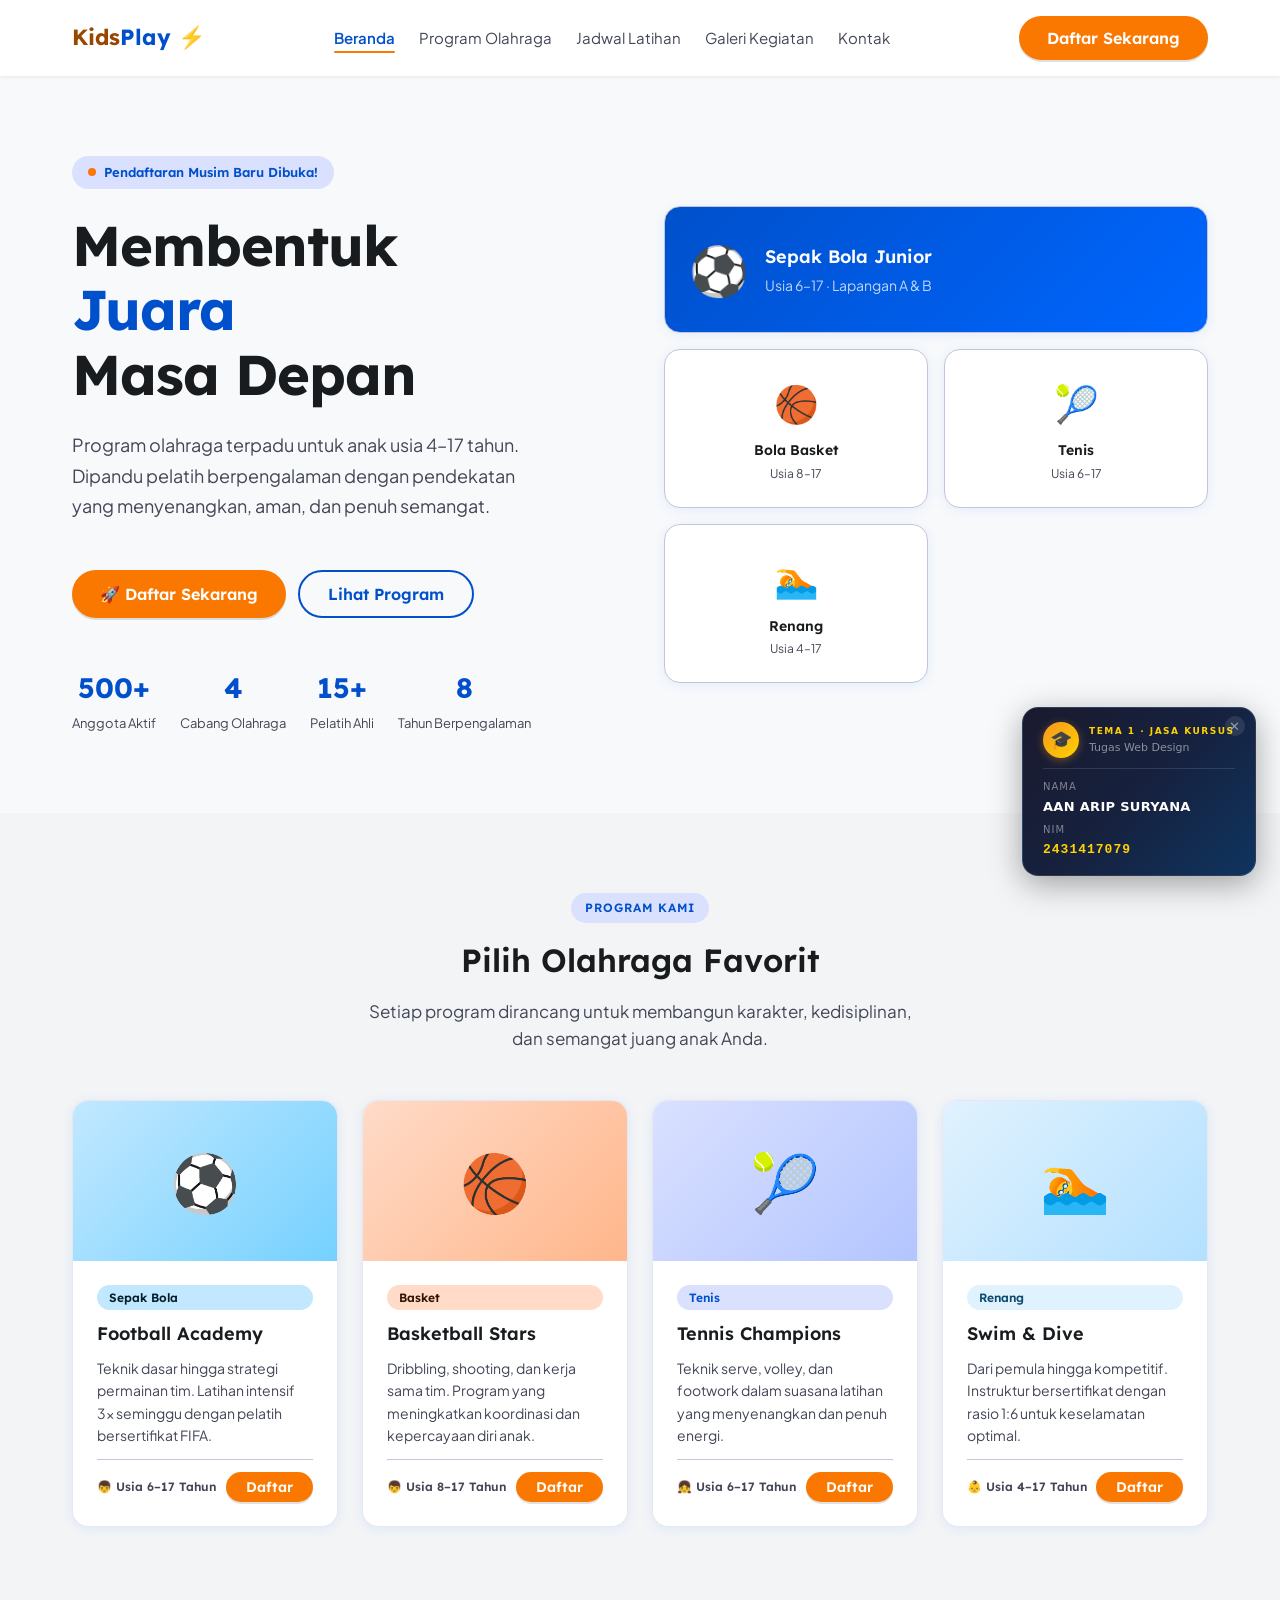
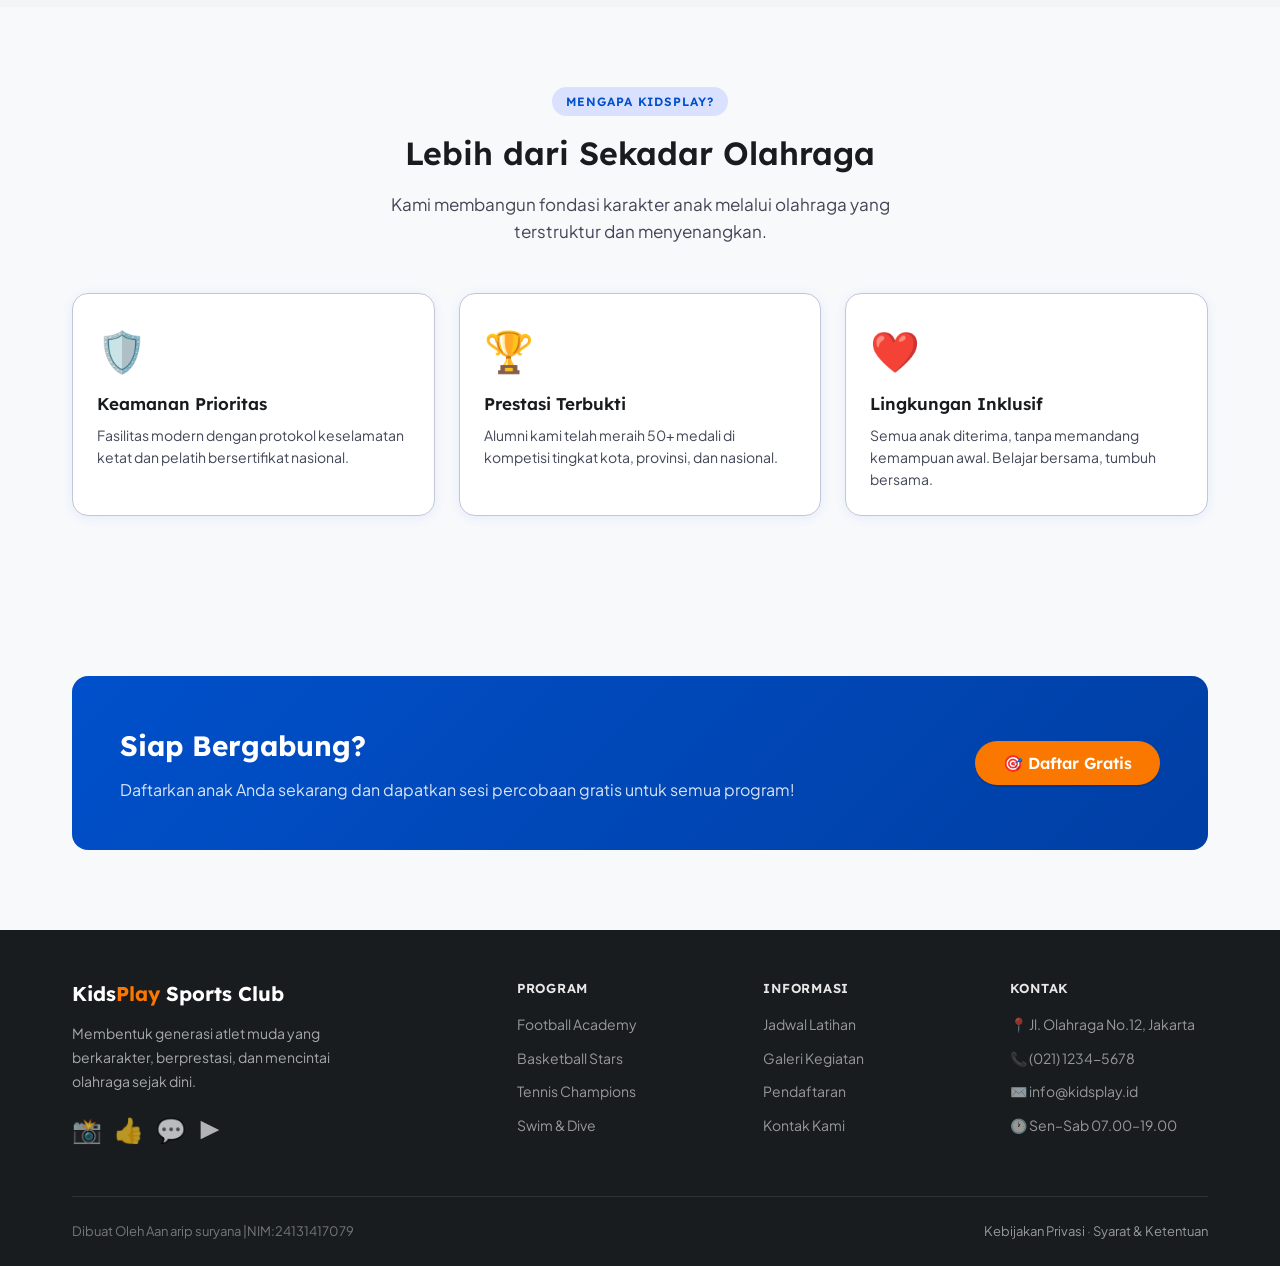
<file: index.html>
<!DOCTYPE html>
<html lang="id">
<head>
  <meta charset="UTF-8" />
  <meta name="viewport" content="width=device-width, initial-scale=1.0" />
  <title>KidsPlay By Aan ARIP Suryana</title>
  <meta name="description" content="KidsPlay Sports Club — tempat terbaik untuk anak mengembangkan bakat olahraga. Sepak Bola, Basket, Tenis, Renang untuk usia 4-17 tahun." />
  <link rel="stylesheet" href="style.css" />
   <meta charset="UTF-8" />
  <meta name="viewport" content="width=device-width, initial-scale=1.0" />
  <meta name="author" content="Aan arip surya - NIM 2431417079" />
  <title>KidsPlay Sports Club — Aan Arip Suryana | 243147079</title>
  <link rel="stylesheet" href="style.css" />
</head>
<body>

  <!-- ======================================================
       TOAST CONTAINER
  ====================================================== -->
  <div class="toast-container" id="toast-container"></div>

  <!-- ======================================================
       HEADER & NAVIGASI 
  ====================================================== -->
  <header>
    <nav aria-label="Navigasi Utama">
      <a href="index.html" class="nav-logo">Kids<span>Play</span> ⚡</a>

      <!-- Desktop nav links -->
      <ul class="nav-links" role="list">
        <li><a href="index.html" class="active">Beranda</a></li>
        <li><a href="program.html">Program Olahraga</a></li>
        <li><a href="jadwal.html">Jadwal Latihan</a></li>
        <li><a href="galeri.html">Galeri Kegiatan</a></li>
        <li><a href="kontak.html">Kontak</a></li>
      </ul>

      <a href="kontak.html" class="btn btn-primary nav-btn-header">Daftar Sekarang</a>

      <!-- Mobile hamburger -->
      <button class="nav-hamburger" aria-label="Buka menu navigasi" aria-expanded="false">
        <span></span><span></span><span></span>
      </button>
    </nav>

    <!-- Mobile Nav Drawer -->
    <nav class="nav-mobile" aria-label="Navigasi Mobile">
      <a href="index.html">🏠 Beranda</a>
      <a href="program.html">🏅 Program Olahraga</a>
      <a href="jadwal.html">📅 Jadwal Latihan</a>
      <a href="galeri.html">📸 Galeri Kegiatan</a>
      <a href="kontak.html">📞 Kontak</a>
      <a href="kontak.html" class="btn btn-primary" style="margin-top:8px; text-align:center;">Daftar Sekarang</a>
    </nav>
  </header>

  <!-- ======================================================
       MAIN CONTENT
  ====================================================== -->
  <main>

    <!-- HERO SECTION -->
    <section class="hero" aria-labelledby="hero-title">
      <div class="container">
        <div class="hero-grid">

          <!-- Hero Text (Left) -->
          <div class="hero-content">
            <div class="hero-badge">
              <span class="dot"></span>
              Pendaftaran Musim Baru Dibuka!
            </div>

            <h1 class="hero-title" id="hero-title">
              Membentuk<br>
              <span class="accent">Juara</span><br>
              Masa Depan
            </h1>

            <p class="hero-desc">
              Program olahraga terpadu untuk anak usia 4–17 tahun. Dipandu pelatih berpengalaman dengan pendekatan yang menyenangkan, aman, dan penuh semangat.
            </p>

            <div class="hero-actions">
              <a href="kontak.html" class="btn btn-primary">🚀 Daftar Sekarang</a>
              <a href="program.html" class="btn btn-secondary">Lihat Program</a>
            </div>

            <div class="hero-stats">
              <div class="stat-item">
                <div class="stat-number">500+</div>
                <div class="stat-label">Anggota Aktif</div>
              </div>
              <div class="stat-item">
                <div class="stat-number">4</div>
                <div class="stat-label">Cabang Olahraga</div>
              </div>
              <div class="stat-item">
                <div class="stat-number">15+</div>
                <div class="stat-label">Pelatih Ahli</div>
              </div>
              <div class="stat-item">
                <div class="stat-number">8</div>
                <div class="stat-label">Tahun Berpengalaman</div>
              </div>
            </div>
          </div>

          <!-- Hero Visual (Right) -->
          <div class="hero-visual" aria-hidden="true">
            <div class="hero-card-grid">
              <article class="sport-card featured">
                <span class="emoji">⚽</span>
                <div>
                  <div class="label">Sepak Bola Junior</div>
                  <div class="sublabel">Usia 6–17 · Lapangan A & B</div>
                </div>
              </article>
              <article class="sport-card">
                <span class="emoji">🏀</span>
                <div class="label">Bola Basket</div>
                <div class="sublabel">Usia 8–17</div>
              </article>
              <article class="sport-card">
                <span class="emoji">🎾</span>
                <div class="label">Tenis</div>
                <div class="sublabel">Usia 6–17</div>
              </article>
              <article class="sport-card">
                <span class="emoji">🏊</span>
                <div class="label">Renang</div>
                <div class="sublabel">Usia 4–17</div>
              </article>
            </div>
          </div>

        </div>
      </div>
    </section>

    <!-- PROGRAM SECTION -->
    <section class="programs-section" aria-labelledby="programs-title">
      <div class="container">
        <div class="section-header">
          <span class="tag">Program Kami</span>
          <h2 id="programs-title">Pilih Olahraga Favorit</h2>
          <p>Setiap program dirancang untuk membangun karakter, kedisiplinan, dan semangat juang anak Anda.</p>
        </div>

        <div class="programs-grid">

          <article class="program-card">
            <div class="program-card-img-placeholder" style="background: linear-gradient(135deg, #c2e8ff, #75d1ff);">⚽</div>
            <div class="program-card-body">
              <span class="program-card-chip chip-soccer">Sepak Bola</span>
              <h3>Football Academy</h3>
              <p>Teknik dasar hingga strategi permainan tim. Latihan intensif 3x seminggu dengan pelatih bersertifikat FIFA.</p>
              <div class="program-card-footer">
                <span class="program-age">👦 Usia 6–17 Tahun</span>
                <button class="btn btn-primary btn-sm btn-enroll" data-program="Football Academy">Daftar</button>
              </div>
            </div>
          </article>

          <article class="program-card">
            <div class="program-card-img-placeholder" style="background: linear-gradient(135deg, #ffdbc8, #ffb68b);">🏀</div>
            <div class="program-card-body">
              <span class="program-card-chip chip-basket">Basket</span>
              <h3>Basketball Stars</h3>
              <p>Dribbling, shooting, dan kerja sama tim. Program yang meningkatkan koordinasi dan kepercayaan diri anak.</p>
              <div class="program-card-footer">
                <span class="program-age">👦 Usia 8–17 Tahun</span>
                <button class="btn btn-primary btn-sm btn-enroll" data-program="Basketball Stars">Daftar</button>
              </div>
            </div>
          </article>

          <article class="program-card">
            <div class="program-card-img-placeholder" style="background: linear-gradient(135deg, #dae1ff, #b3c5ff);">🎾</div>
            <div class="program-card-body">
              <span class="program-card-chip chip-tennis">Tenis</span>
              <h3>Tennis Champions</h3>
              <p>Teknik serve, volley, dan footwork dalam suasana latihan yang menyenangkan dan penuh energi.</p>
              <div class="program-card-footer">
                <span class="program-age">👧 Usia 6–17 Tahun</span>
                <button class="btn btn-primary btn-sm btn-enroll" data-program="Tennis Champions">Daftar</button>
              </div>
            </div>
          </article>

          <article class="program-card">
            <div class="program-card-img-placeholder" style="background: linear-gradient(135deg, #e0f2fe, #b3e0ff);">🏊</div>
            <div class="program-card-body">
              <span class="program-card-chip chip-swim">Renang</span>
              <h3>Swim & Dive</h3>
              <p>Dari pemula hingga kompetitif. Instruktur bersertifikat dengan rasio 1:6 untuk keselamatan optimal.</p>
              <div class="program-card-footer">
                <span class="program-age">👶 Usia 4–17 Tahun</span>
                <button class="btn btn-primary btn-sm btn-enroll" data-program="Swim & Dive">Daftar</button>
              </div>
            </div>
          </article>

        </div>
      </div>
    </section>

    <!-- WHY US SECTION -->
    <section style="padding: var(--space-xl) 0;" aria-labelledby="why-title">
      <div class="container">
        <div class="section-header">
          <span class="tag">Mengapa KidsPlay?</span>
          <h2 id="why-title">Lebih dari Sekadar Olahraga</h2>
          <p>Kami membangun fondasi karakter anak melalui olahraga yang terstruktur dan menyenangkan.</p>
        </div>

        <div class="grid grid-3 gap-md" style="gap: var(--space-md);">
          <div class="sport-card" style="text-align:left; flex-direction: row; align-items: flex-start; gap: 16px;">
            <span class="emoji" style="font-size:40px;">🛡️</span>
            <div>
              <div class="label" style="font-size:17px; margin-bottom:6px;">Keamanan Prioritas</div>
              <div class="sublabel" style="font-size:14px; line-height:1.6; color:var(--on-surface-variant);">Fasilitas modern dengan protokol keselamatan ketat dan pelatih bersertifikat nasional.</div>
            </div>
          </div>
          <div class="sport-card" style="text-align:left; flex-direction: row; align-items: flex-start; gap: 16px;">
            <span class="emoji" style="font-size:40px;">🏆</span>
            <div>
              <div class="label" style="font-size:17px; margin-bottom:6px;">Prestasi Terbukti</div>
              <div class="sublabel" style="font-size:14px; line-height:1.6; color:var(--on-surface-variant);">Alumni kami telah meraih 50+ medali di kompetisi tingkat kota, provinsi, dan nasional.</div>
            </div>
          </div>
          <div class="sport-card" style="text-align:left; flex-direction: row; align-items: flex-start; gap: 16px;">
            <span class="emoji" style="font-size:40px;">❤️</span>
            <div>
              <div class="label" style="font-size:17px; margin-bottom:6px;">Lingkungan Inklusif</div>
              <div class="sublabel" style="font-size:14px; line-height:1.6; color:var(--on-surface-variant);">Semua anak diterima, tanpa memandang kemampuan awal. Belajar bersama, tumbuh bersama.</div>
            </div>
          </div>
        </div>
      </div>
    </section>

    <!-- CTA SECTION -->
    <section class="cta-section" aria-labelledby="cta-title">
      <div class="container">
        <div class="cta-banner">
          <div>
            <h2 id="cta-title">Siap Bergabung?</h2>
            <p>Daftarkan anak Anda sekarang dan dapatkan sesi percobaan gratis untuk semua program!</p>
          </div>
          <a href="kontak.html" class="btn btn-primary">🎯 Daftar Gratis</a>
        </div>
      </div>
    </section>

  </main>

  <!-- ======================================================
       FOOTER (HTML5 Semantic)
  ====================================================== -->
  <footer>
    <div class="container">
      <div class="footer-grid">

        <!-- Brand -->
        <div class="footer-brand">
          <div class="logo">Kids<span>Play</span> Sports Club</div>
          <p>Membentuk generasi atlet muda yang berkarakter, berprestasi, dan mencintai olahraga sejak dini.</p>
          <div style="margin-top: 16px; display:flex; gap:12px;">
            <span style="font-size:24px; cursor:pointer; opacity:0.7;" title="Instagram">📸</span>
            <span style="font-size:24px; cursor:pointer; opacity:0.7;" title="Facebook">👍</span>
            <span style="font-size:24px; cursor:pointer; opacity:0.7;" title="WhatsApp">💬</span>
            <span style="font-size:24px; cursor:pointer; opacity:0.7;" title="YouTube">▶️</span>
          </div>
        </div>

        <!-- Links -->
        <div class="footer-col">
          <h4>Program</h4>
          <ul>
            <li><a href="program.html">Football Academy</a></li>
            <li><a href="program.html">Basketball Stars</a></li>
            <li><a href="program.html">Tennis Champions</a></li>
            <li><a href="program.html">Swim & Dive</a></li>
          </ul>
        </div>

        <div class="footer-col">
          <h4>Informasi</h4>
          <ul>
            <li><a href="jadwal.html">Jadwal Latihan</a></li>
            <li><a href="galeri.html">Galeri Kegiatan</a></li>
            <li><a href="kontak.html">Pendaftaran</a></li>
            <li><a href="kontak.html">Kontak Kami</a></li>
          </ul>
        </div>

        <div class="footer-col">
          <h4>Kontak</h4>
          <ul>
            <li><a href="#">📍 Jl. Olahraga No.12, Jakarta</a></li>
            <li><a href="tel:02112345678">📞 (021) 1234-5678</a></li>
            <li><a href="mailto:info@kidsplay.id">✉️ info@kidsplay.id</a></li>
            <li><a href="#">🕐 Sen–Sab 07.00–19.00</a></li>
          </ul>
        </div>

      </div>

      <div class="footer-bottom">
       <center> <span>Dibuat Oleh Aan arip suryana |NIM:24131417079</span></center>
        <span>
          <a href="#">Kebijakan Privasi</a> · <a href="#">Syarat &amp; Ketentuan</a>
        </span>
      </div>
    </div>
  </footer>

  <script src="script.js"></script>

  <!-- ======================================================
       BADGE IDENTITAS MAHASISWA
  ====================================================== -->
  <div id="student-badge" style="
    position: fixed;
    bottom: 24px;
    right: 24px;
    z-index: 9999;
    background: linear-gradient(135deg, #1a1a2e 0%, #16213e 50%, #0f3460 100%);
    color: #fff;
    border-radius: 16px;
    padding: 14px 20px;
    box-shadow: 0 8px 32px rgba(0,0,0,0.35), 0 0 0 1px rgba(255,255,255,0.08);
    font-family: 'Segoe UI', system-ui, sans-serif;
    min-width: 230px;
    max-width: 280px;
    backdrop-filter: blur(12px);
    border: 1px solid rgba(255,255,255,0.12);
    animation: badgeSlideIn 0.6s cubic-bezier(0.34,1.56,0.64,1) both;
  ">
    <div style="
      display: flex;
      align-items: center;
      gap: 10px;
      margin-bottom: 10px;
      padding-bottom: 10px;
      border-bottom: 1px solid rgba(255,255,255,0.12);
    ">
      <div style="
        width: 36px; height: 36px;
        border-radius: 50%;
        background: linear-gradient(135deg, #f7971e, #ffd200);
        display: flex; align-items: center; justify-content: center;
        font-size: 18px;
        flex-shrink: 0;
        box-shadow: 0 2px 8px rgba(247,151,30,0.4);
      ">🎓</div>
      <div>
        <div style="font-size: 9px; text-transform: uppercase; letter-spacing: 1.5px; color: #ffd200; font-weight: 700; margin-bottom: 1px;">Tema 1 · Jasa Kursus</div>
        <div style="font-size: 11px; color: rgba(255,255,255,0.5); font-weight: 400;">Tugas Web Design</div>
      </div>
    </div>
    <div style="margin-bottom: 4px;">
      <div style="font-size: 10px; color: rgba(255,255,255,0.45); text-transform: uppercase; letter-spacing: 1px; margin-bottom: 2px;">Nama</div>
      <div style="font-size: 13px; font-weight: 700; color: #ffffff; letter-spacing: 0.3px;">AAN ARIP SURYANA</div>
    </div>
    <div>
      <div style="font-size: 10px; color: rgba(255,255,255,0.45); text-transform: uppercase; letter-spacing: 1px; margin-bottom: 2px;">NIM</div>
      <div style="font-size: 13px; font-weight: 600; color: #ffd200; font-family: 'Courier New', monospace; letter-spacing: 1px;">2431417079</div>
    </div>
    <!-- Tombol tutup -->
    <button onclick="document.getElementById('student-badge').style.display='none'" style="
      position: absolute;
      top: 8px; right: 10px;
      background: rgba(255,255,255,0.1);
      border: none;
      color: rgba(255,255,255,0.5);
      cursor: pointer;
      font-size: 13px;
      line-height: 1;
      width: 20px; height: 20px;
      border-radius: 50%;
      display: flex; align-items: center; justify-content: center;
      padding: 0;
      transition: background 0.2s;
    " onmouseover="this.style.background='rgba(255,255,255,0.2)'"
       onmouseout="this.style.background='rgba(255,255,255,0.1)'"
       title="Tutup">✕</button>
  </div>

  <style>
    @keyframes badgeSlideIn {
      from { opacity: 0; transform: translateY(30px) scale(0.9); }
      to   { opacity: 1; transform: translateY(0) scale(1); }
    }
  </style>

</body>
</html>
</file>
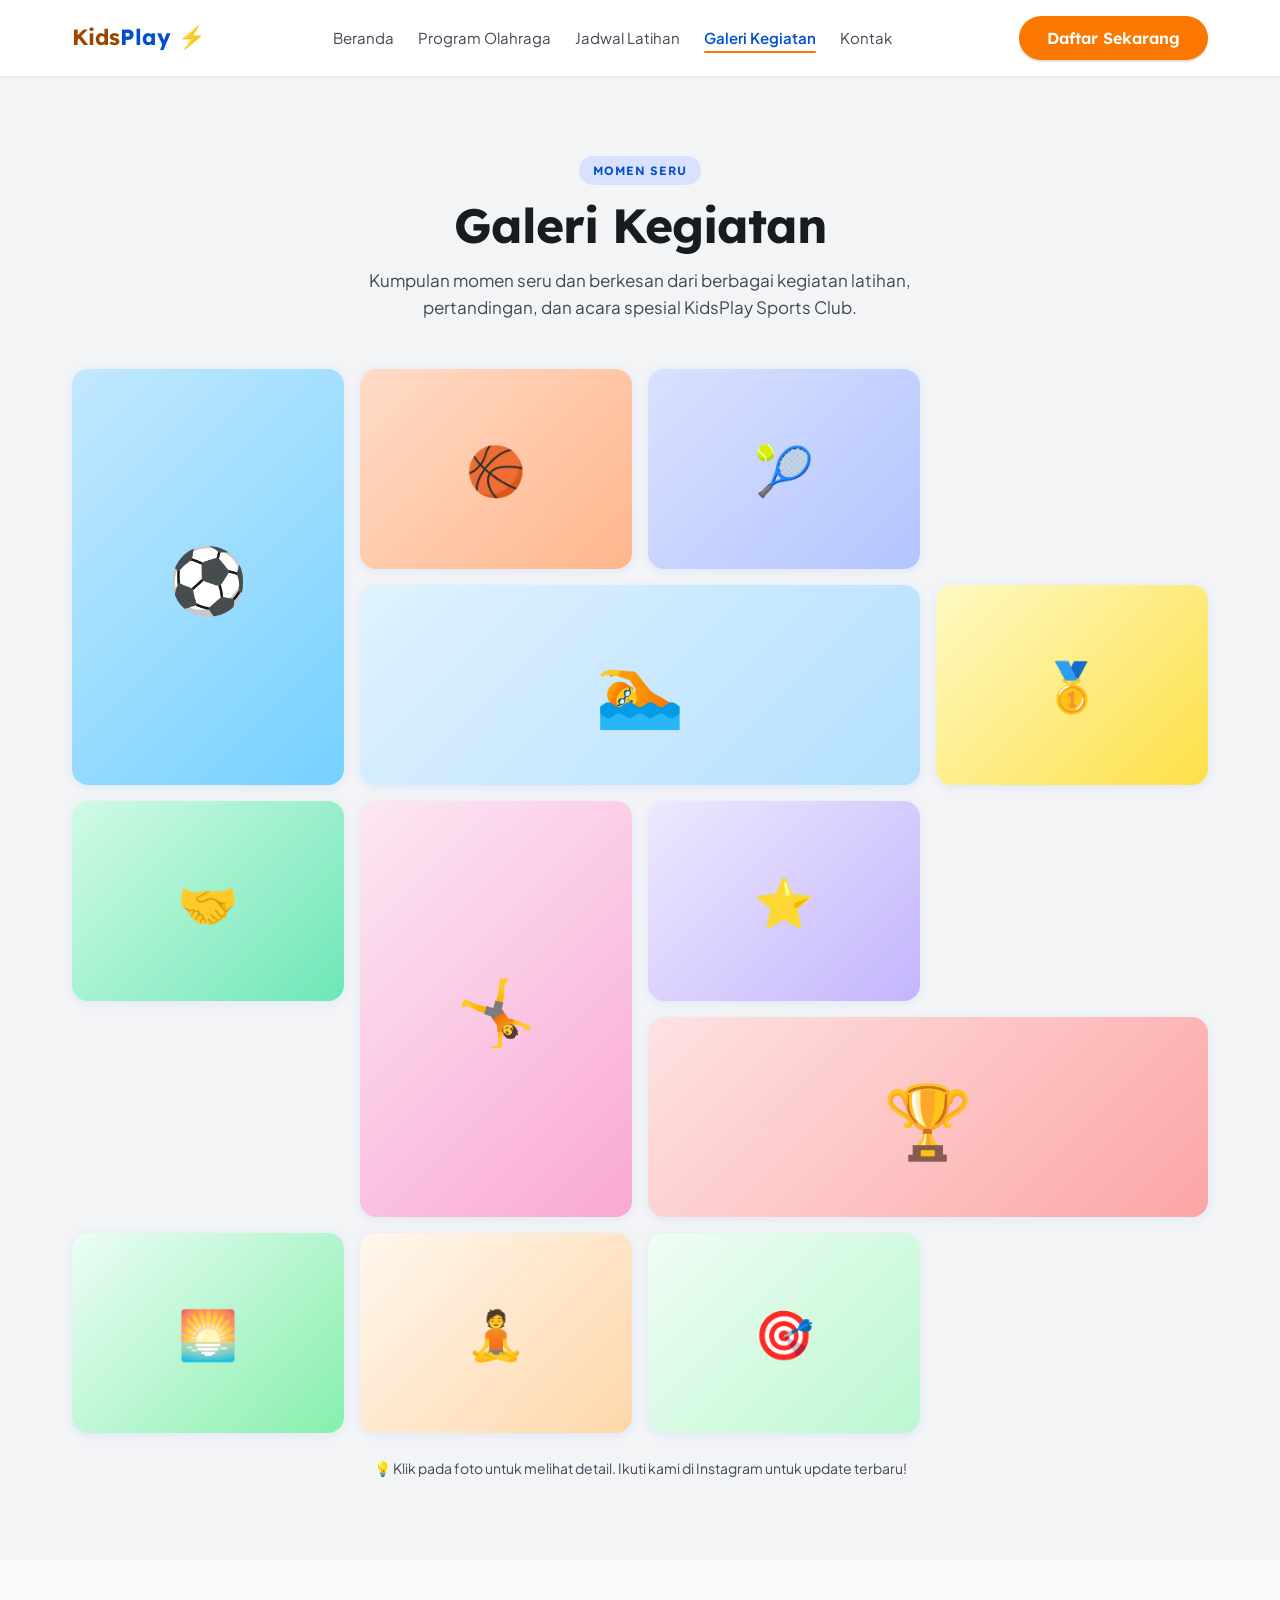
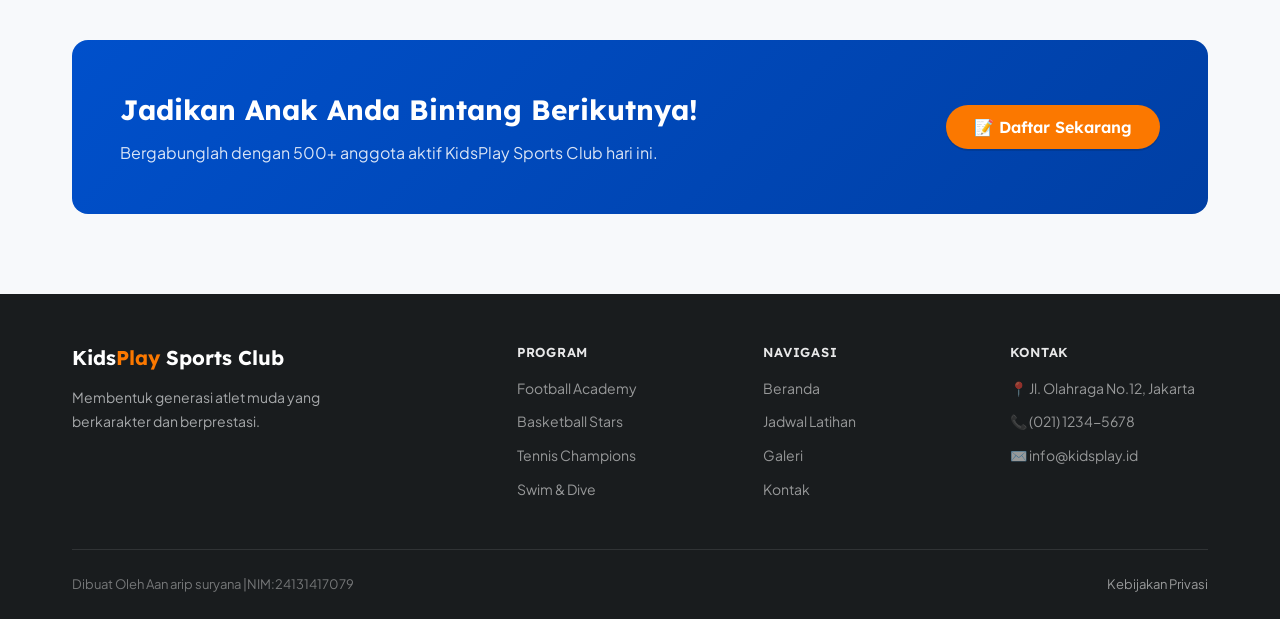
<file: galeri.html>
<!DOCTYPE html>
<html lang="id">
<head>
  <meta charset="UTF-8" />
  <meta name="viewport" content="width=device-width, initial-scale=1.0" />
  <title>Galeri Kegiatan | KidsPlay Sports Club</title>
  <link rel="stylesheet" href="style.css" />
</head>
<body>

  <div class="toast-container"></div>

  <header>
    <nav aria-label="Navigasi Utama">
      <a href="index.html" class="nav-logo">Kids<span>Play</span> ⚡</a>
      <ul class="nav-links" role="list">
        <li><a href="index.html">Beranda</a></li>
        <li><a href="program.html">Program Olahraga</a></li>
        <li><a href="jadwal.html">Jadwal Latihan</a></li>
        <li><a href="galeri.html" class="active">Galeri Kegiatan</a></li>
        <li><a href="kontak.html">Kontak</a></li>
      </ul>
      <a href="kontak.html" class="btn btn-primary nav-btn-header">Daftar Sekarang</a>
      <button class="nav-hamburger" aria-label="Buka menu" aria-expanded="false">
        <span></span><span></span><span></span>
      </button>
    </nav>
    <nav class="nav-mobile" aria-label="Navigasi Mobile">
      <a href="index.html">🏠 Beranda</a>
      <a href="program.html">🏅 Program Olahraga</a>
      <a href="jadwal.html">📅 Jadwal Latihan</a>
      <a href="galeri.html">📸 Galeri Kegiatan</a>
      <a href="kontak.html">📞 Kontak</a>
    </nav>
  </header>

  <main>
    <section class="gallery-section" aria-labelledby="gallery-title">
      <div class="container">

        <div class="section-header">
          <span class="tag">Momen Seru</span>
          <h1 id="gallery-title" class="text-headline-xl" style="color:var(--on-background); margin-bottom:12px;">Galeri Kegiatan</h1>
          <p>Kumpulan momen seru dan berkesan dari berbagai kegiatan latihan, pertandingan, dan acara spesial KidsPlay Sports Club.</p>
        </div>

        <!-- Gallery Grid -->
        <div class="gallery-grid" role="list" aria-label="Galeri foto kegiatan">

          <figure class="gallery-item tall" role="listitem" style="background: linear-gradient(135deg, #c2e8ff 0%, #75d1ff 100%);" aria-label="Latihan sepak bola">
            <div class="gallery-emoji-bg">⚽</div>
            <figcaption class="gallery-overlay">
              <span>🏆 Latihan Sepak Bola — Tim U-12</span>
            </figcaption>
          </figure>

          <figure class="gallery-item" role="listitem" style="background: linear-gradient(135deg, #ffdbc8 0%, #ffb68b 100%);" aria-label="Basket training">
            <div class="gallery-emoji-bg" style="font-size:48px;">🏀</div>
            <figcaption class="gallery-overlay">
              <span>🏀 Basketball Training Camp</span>
            </figcaption>
          </figure>

          <figure class="gallery-item" role="listitem" style="background: linear-gradient(135deg, #dae1ff 0%, #b3c5ff 100%);" aria-label="Tenis pemula">
            <div class="gallery-emoji-bg" style="font-size:48px;">🎾</div>
            <figcaption class="gallery-overlay">
              <span>🎾 Kelas Tenis Pemula</span>
            </figcaption>
          </figure>

          <figure class="gallery-item wide" role="listitem" style="background: linear-gradient(135deg, #e0f2fe 0%, #b3e0ff 100%);" aria-label="Turnamen renang">
            <div class="gallery-emoji-bg" style="font-size:72px;">🏊</div>
            <figcaption class="gallery-overlay">
              <span>🏊 Turnamen Renang Antar Kelompok Usia</span>
            </figcaption>
          </figure>

          <figure class="gallery-item" role="listitem" style="background: linear-gradient(135deg, #fef9c3 0%, #fde047 100%);" aria-label="Upacara penghargaan">
            <div class="gallery-emoji-bg" style="font-size:48px;">🥇</div>
            <figcaption class="gallery-overlay">
              <span>🥇 Upacara Penghargaan Akhir Musim</span>
            </figcaption>
          </figure>

          <figure class="gallery-item" role="listitem" style="background: linear-gradient(135deg, #d1fae5 0%, #6ee7b7 100%);" aria-label="Olahraga bersama">
            <div class="gallery-emoji-bg" style="font-size:48px;">🤝</div>
            <figcaption class="gallery-overlay">
              <span>🤝 Fun Day — Olahraga Bersama</span>
            </figcaption>
          </figure>

          <figure class="gallery-item tall" role="listitem" style="background: linear-gradient(135deg, #fce7f3 0%, #f9a8d4 100%);" aria-label="Senam pagi">
            <div class="gallery-emoji-bg">🤸</div>
            <figcaption class="gallery-overlay">
              <span>🤸 Senam Pagi Bersama</span>
            </figcaption>
          </figure>

          <figure class="gallery-item" role="listitem" style="background: linear-gradient(135deg, #ede9fe 0%, #c4b5fd 100%);" aria-label="Pelatihan ketrampilan">
            <div class="gallery-emoji-bg" style="font-size:48px;">⭐</div>
            <figcaption class="gallery-overlay">
              <span>⭐ Sesi Skill Development</span>
            </figcaption>
          </figure>

          <figure class="gallery-item wide" role="listitem" style="background: linear-gradient(135deg, #fee2e2 0%, #fca5a5 100%);" aria-label="Pertandingan persahabatan">
            <div class="gallery-emoji-bg" style="font-size:72px;">🏆</div>
            <figcaption class="gallery-overlay">
              <span>🏆 Pertandingan Persahabatan Antar Klub</span>
            </figcaption>
          </figure>

          <figure class="gallery-item" role="listitem" style="background: linear-gradient(135deg, #ecfdf5 0%, #86efac 100%);" aria-label="Latihan pagi">
            <div class="gallery-emoji-bg" style="font-size:48px;">🌅</div>
            <figcaption class="gallery-overlay">
              <span>🌅 Morning Training Session</span>
            </figcaption>
          </figure>

          <figure class="gallery-item" role="listitem" style="background: linear-gradient(135deg, #fff7ed 0%, #fed7aa 100%);" aria-label="Meditasi dan fokus">
            <div class="gallery-emoji-bg" style="font-size:48px;">🧘</div>
            <figcaption class="gallery-overlay">
              <span>🧘 Mental Coaching — Fokus & Konsentrasi</span>
            </figcaption>
          </figure>

          <figure class="gallery-item" role="listitem" style="background: linear-gradient(135deg, #f0fdf4 0%, #bbf7d0 100%);" aria-label="Team building">
            <div class="gallery-emoji-bg" style="font-size:48px;">🎯</div>
            <figcaption class="gallery-overlay">
              <span>🎯 Team Building Activity</span>
            </figcaption>
          </figure>

        </div>

        <p style="text-align:center; color:var(--on-surface-variant); font-size:14px; margin-top:var(--space-md);">
          💡 Klik pada foto untuk melihat detail. Ikuti kami di Instagram untuk update terbaru!
        </p>

      </div>
    </section>

    <!-- CTA -->
    <section class="cta-section">
      <div class="container">
        <div class="cta-banner">
          <div>
            <h2>Jadikan Anak Anda Bintang Berikutnya!</h2>
            <p>Bergabunglah dengan 500+ anggota aktif KidsPlay Sports Club hari ini.</p>
          </div>
          <a href="kontak.html" class="btn btn-primary">📝 Daftar Sekarang</a>
        </div>
      </div>
    </section>
  </main>

  <footer>
    <div class="container">
      <div class="footer-grid">
        <div class="footer-brand">
          <div class="logo">Kids<span>Play</span> Sports Club</div>
          <p>Membentuk generasi atlet muda yang berkarakter dan berprestasi.</p>
        </div>
        <div class="footer-col">
          <h4>Program</h4>
          <ul>
            <li><a href="program.html">Football Academy</a></li>
            <li><a href="program.html">Basketball Stars</a></li>
            <li><a href="program.html">Tennis Champions</a></li>
            <li><a href="program.html">Swim & Dive</a></li>
          </ul>
        </div>
        <div class="footer-col">
          <h4>Navigasi</h4>
          <ul>
            <li><a href="index.html">Beranda</a></li>
            <li><a href="jadwal.html">Jadwal Latihan</a></li>
            <li><a href="galeri.html">Galeri</a></li>
            <li><a href="kontak.html">Kontak</a></li>
          </ul>
        </div>
        <div class="footer-col">
          <h4>Kontak</h4>
          <ul>
            <li><a href="#">📍 Jl. Olahraga No.12, Jakarta</a></li>
            <li><a href="tel:02112345678">📞 (021) 1234-5678</a></li>
            <li><a href="mailto:info@kidsplay.id">✉️ info@kidsplay.id</a></li>
          </ul>
        </div>
      </div>
      <div class="footer-bottom">
        <span>Dibuat Oleh Aan arip suryana |NIM:24131417079</span>
        <span><a href="#">Kebijakan Privasi</a></span>
      </div>
    </div>
  </footer>

  <script src="script.js"></script>
</body>
</html>
</file>
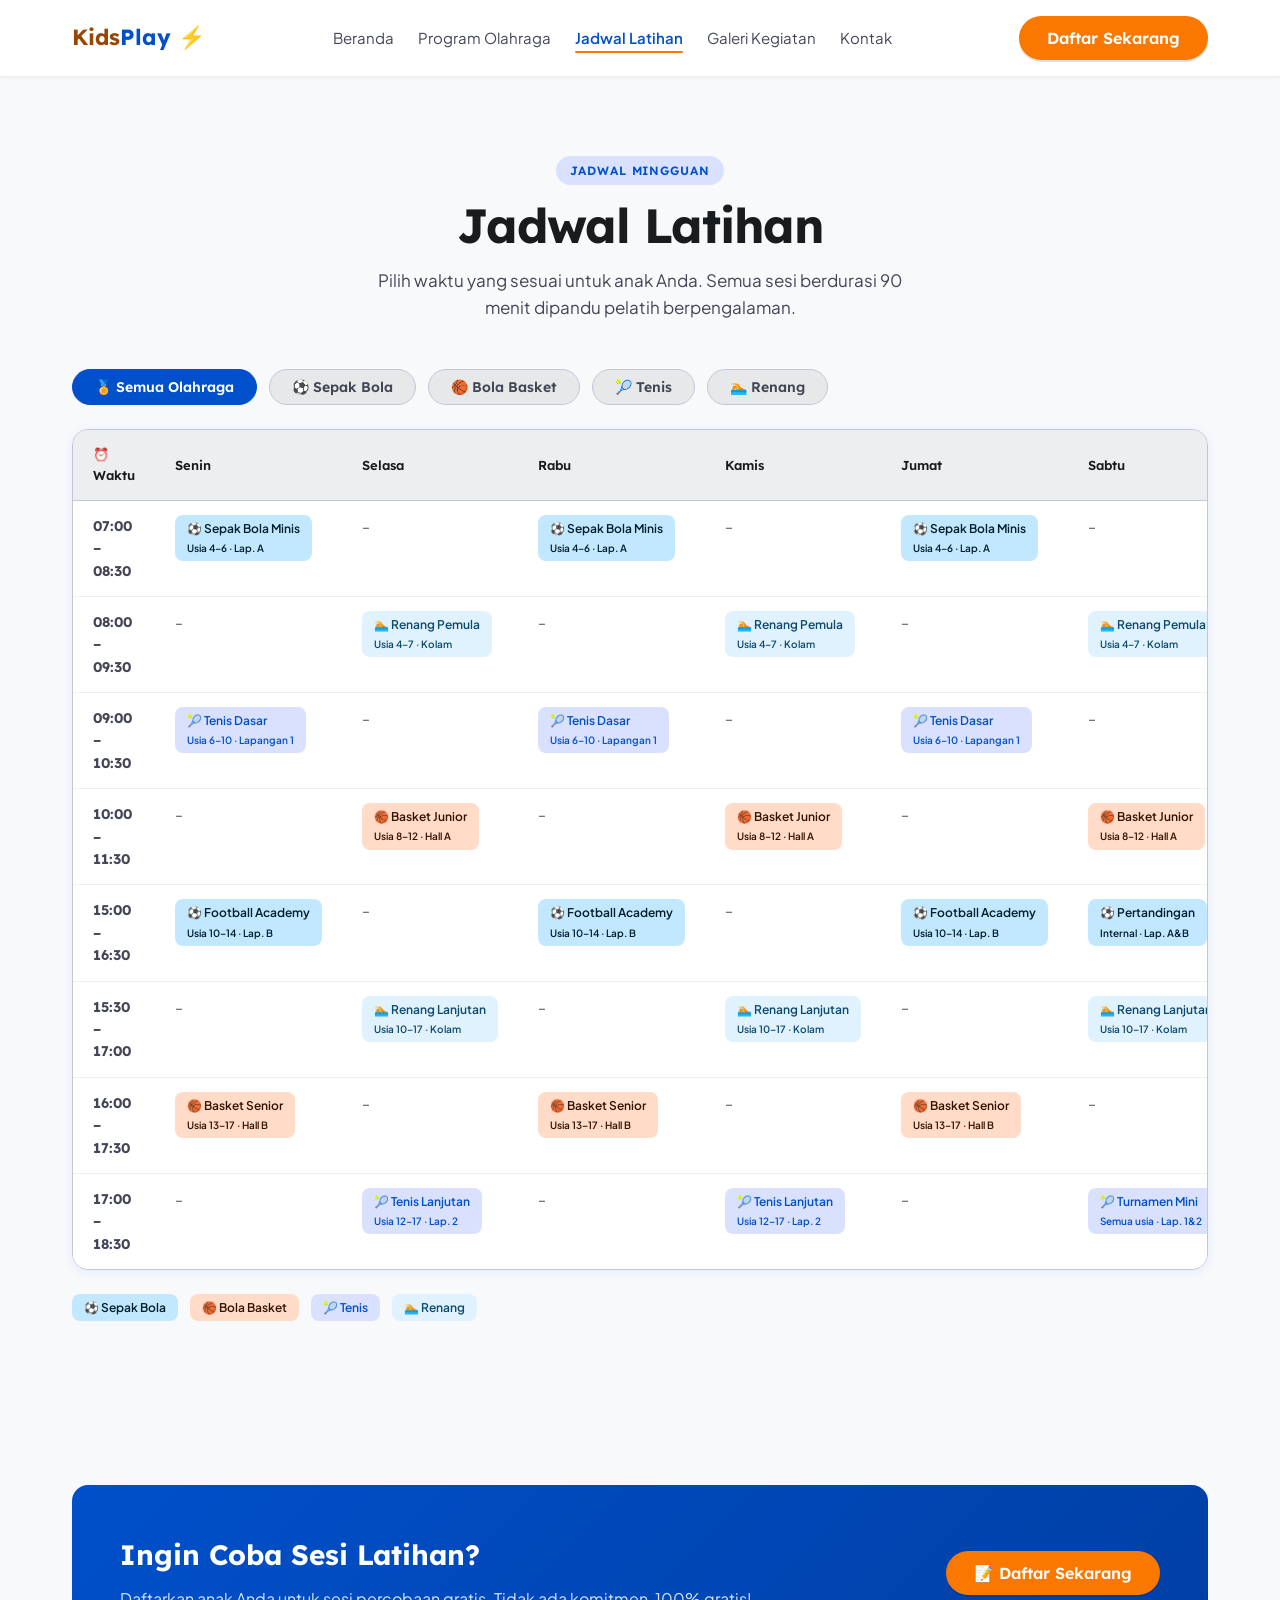
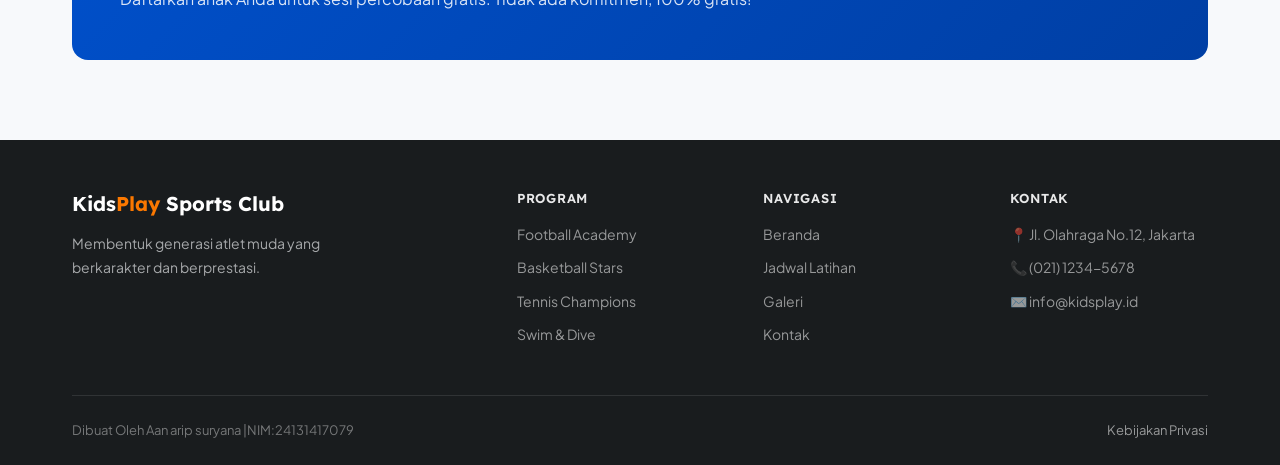
<file: jadwal.html>
<!DOCTYPE html>
<html lang="id">
<head>
  <meta charset="UTF-8" />
  <meta name="viewport" content="width=device-width, initial-scale=1.0" />
  <title>Jadwal Latihan | KidsPlay Sports Club</title>
  <link rel="stylesheet" href="style.css" />
</head>
<body>

  <div class="toast-container" id="toast-container"></div>

  <header>
    <nav aria-label="Navigasi Utama">
      <a href="index.html" class="nav-logo">Kids<span>Play</span> ⚡</a>
      <ul class="nav-links" role="list">
        <li><a href="index.html">Beranda</a></li>
        <li><a href="program.html">Program Olahraga</a></li>
        <li><a href="jadwal.html" class="active">Jadwal Latihan</a></li>
        <li><a href="galeri.html">Galeri Kegiatan</a></li>
        <li><a href="kontak.html">Kontak</a></li>
      </ul>
      <a href="kontak.html" class="btn btn-primary nav-btn-header">Daftar Sekarang</a>
      <button class="nav-hamburger" aria-label="Buka menu" aria-expanded="false">
        <span></span><span></span><span></span>
      </button>
    </nav>
    <nav class="nav-mobile" aria-label="Navigasi Mobile">
      <a href="index.html">🏠 Beranda</a>
      <a href="program.html">🏅 Program Olahraga</a>
      <a href="jadwal.html">📅 Jadwal Latihan</a>
      <a href="galeri.html">📸 Galeri Kegiatan</a>
      <a href="kontak.html">📞 Kontak</a>
      <a href="kontak.html" class="btn btn-primary" style="margin-top:8px; text-align:center;">Daftar Sekarang</a>
    </nav>
  </header>

  <main>
    <section class="schedule-section" aria-labelledby="jadwal-title">
      <div class="container">

        <div class="section-header">
          <span class="tag">Jadwal Mingguan</span>
          <h1 id="jadwal-title" class="text-headline-xl" style="color:var(--on-background); margin-bottom:12px;">Jadwal Latihan</h1>
          <p>Pilih waktu yang sesuai untuk anak Anda. Semua sesi berdurasi 90 menit dipandu pelatih berpengalaman.</p>
        </div>

        <!-- Filter Buttons -->
        <div class="schedule-filters" role="group" aria-label="Filter berdasarkan olahraga">
          <button class="filter-btn active" data-filter="all">🏅 Semua Olahraga</button>
          <button class="filter-btn" data-filter="soccer">⚽ Sepak Bola</button>
          <button class="filter-btn" data-filter="basket">🏀 Bola Basket</button>
          <button class="filter-btn" data-filter="tennis">🎾 Tenis</button>
          <button class="filter-btn" data-filter="swim">🏊 Renang</button>
        </div>

        <!-- Schedule Table -->
        <div class="schedule-table-wrap">
          <table class="schedule-table" role="table" aria-label="Jadwal latihan mingguan">
            <thead>
              <tr>
                <th scope="col">⏰ Waktu</th>
                <th scope="col">Senin</th>
                <th scope="col">Selasa</th>
                <th scope="col">Rabu</th>
                <th scope="col">Kamis</th>
                <th scope="col">Jumat</th>
                <th scope="col">Sabtu</th>
              </tr>
            </thead>
            <tbody>
              <tr data-sport="soccer">
                <td class="time-col">07:00 – 08:30</td>
                <td><span class="schedule-pill pill-soccer">⚽ Sepak Bola Minis<br><small>Usia 4–6 · Lap. A</small></span></td>
                <td>–</td>
                <td><span class="schedule-pill pill-soccer">⚽ Sepak Bola Minis<br><small>Usia 4–6 · Lap. A</small></span></td>
                <td>–</td>
                <td><span class="schedule-pill pill-soccer">⚽ Sepak Bola Minis<br><small>Usia 4–6 · Lap. A</small></span></td>
                <td>–</td>
              </tr>
              <tr data-sport="swim">
                <td class="time-col">08:00 – 09:30</td>
                <td>–</td>
                <td><span class="schedule-pill pill-swim">🏊 Renang Pemula<br><small>Usia 4–7 · Kolam</small></span></td>
                <td>–</td>
                <td><span class="schedule-pill pill-swim">🏊 Renang Pemula<br><small>Usia 4–7 · Kolam</small></span></td>
                <td>–</td>
                <td><span class="schedule-pill pill-swim">🏊 Renang Pemula<br><small>Usia 4–7 · Kolam</small></span></td>
              </tr>
              <tr data-sport="tennis">
                <td class="time-col">09:00 – 10:30</td>
                <td><span class="schedule-pill pill-tennis">🎾 Tenis Dasar<br><small>Usia 6–10 · Lapangan 1</small></span></td>
                <td>–</td>
                <td><span class="schedule-pill pill-tennis">🎾 Tenis Dasar<br><small>Usia 6–10 · Lapangan 1</small></span></td>
                <td>–</td>
                <td><span class="schedule-pill pill-tennis">🎾 Tenis Dasar<br><small>Usia 6–10 · Lapangan 1</small></span></td>
                <td>–</td>
              </tr>
              <tr data-sport="basket">
                <td class="time-col">10:00 – 11:30</td>
                <td>–</td>
                <td><span class="schedule-pill pill-basket">🏀 Basket Junior<br><small>Usia 8–12 · Hall A</small></span></td>
                <td>–</td>
                <td><span class="schedule-pill pill-basket">🏀 Basket Junior<br><small>Usia 8–12 · Hall A</small></span></td>
                <td>–</td>
                <td><span class="schedule-pill pill-basket">🏀 Basket Junior<br><small>Usia 8–12 · Hall A</small></span></td>
              </tr>
              <tr data-sport="soccer">
                <td class="time-col">15:00 – 16:30</td>
                <td><span class="schedule-pill pill-soccer">⚽ Football Academy<br><small>Usia 10–14 · Lap. B</small></span></td>
                <td>–</td>
                <td><span class="schedule-pill pill-soccer">⚽ Football Academy<br><small>Usia 10–14 · Lap. B</small></span></td>
                <td>–</td>
                <td><span class="schedule-pill pill-soccer">⚽ Football Academy<br><small>Usia 10–14 · Lap. B</small></span></td>
                <td><span class="schedule-pill pill-soccer">⚽ Pertandingan<br><small>Internal · Lap. A&B</small></span></td>
              </tr>
              <tr data-sport="swim">
                <td class="time-col">15:30 – 17:00</td>
                <td>–</td>
                <td><span class="schedule-pill pill-swim">🏊 Renang Lanjutan<br><small>Usia 10–17 · Kolam</small></span></td>
                <td>–</td>
                <td><span class="schedule-pill pill-swim">🏊 Renang Lanjutan<br><small>Usia 10–17 · Kolam</small></span></td>
                <td>–</td>
                <td><span class="schedule-pill pill-swim">🏊 Renang Lanjutan<br><small>Usia 10–17 · Kolam</small></span></td>
              </tr>
              <tr data-sport="basket">
                <td class="time-col">16:00 – 17:30</td>
                <td><span class="schedule-pill pill-basket">🏀 Basket Senior<br><small>Usia 13–17 · Hall B</small></span></td>
                <td>–</td>
                <td><span class="schedule-pill pill-basket">🏀 Basket Senior<br><small>Usia 13–17 · Hall B</small></span></td>
                <td>–</td>
                <td><span class="schedule-pill pill-basket">🏀 Basket Senior<br><small>Usia 13–17 · Hall B</small></span></td>
                <td>–</td>
              </tr>
              <tr data-sport="tennis">
                <td class="time-col">17:00 – 18:30</td>
                <td>–</td>
                <td><span class="schedule-pill pill-tennis">🎾 Tenis Lanjutan<br><small>Usia 12–17 · Lap. 2</small></span></td>
                <td>–</td>
                <td><span class="schedule-pill pill-tennis">🎾 Tenis Lanjutan<br><small>Usia 12–17 · Lap. 2</small></span></td>
                <td>–</td>
                <td><span class="schedule-pill pill-tennis">🎾 Turnamen Mini<br><small>Semua usia · Lap. 1&2</small></span></td>
              </tr>
            </tbody>
          </table>
        </div>

        <!-- Legend -->
        <div class="flex flex-wrap gap-sm" style="margin-top: var(--space-md);" aria-label="Keterangan warna jadwal">
          <span class="schedule-pill pill-soccer">⚽ Sepak Bola</span>
          <span class="schedule-pill pill-basket">🏀 Bola Basket</span>
          <span class="schedule-pill pill-tennis">🎾 Tenis</span>
          <span class="schedule-pill pill-swim">🏊 Renang</span>
        </div>

      </div>
    </section>

    <!-- CTA Section -->
    <section class="cta-section">
      <div class="container">
        <div class="cta-banner">
          <div>
            <h2>Ingin Coba Sesi Latihan?</h2>
            <p>Daftarkan anak Anda untuk sesi percobaan gratis. Tidak ada komitmen, 100% gratis!</p>
          </div>
          <a href="kontak.html" class="btn btn-primary">📝 Daftar Sekarang</a>
        </div>
      </div>
    </section>
  </main>

  <footer>
    <div class="container">
      <div class="footer-grid">
        <div class="footer-brand">
          <div class="logo">Kids<span>Play</span> Sports Club</div>
          <p>Membentuk generasi atlet muda yang berkarakter dan berprestasi.</p>
        </div>
        <div class="footer-col">
          <h4>Program</h4>
          <ul>
            <li><a href="program.html">Football Academy</a></li>
            <li><a href="program.html">Basketball Stars</a></li>
            <li><a href="program.html">Tennis Champions</a></li>
            <li><a href="program.html">Swim & Dive</a></li>
          </ul>
        </div>
        <div class="footer-col">
          <h4>Navigasi</h4>
          <ul>
            <li><a href="index.html">Beranda</a></li>
            <li><a href="jadwal.html">Jadwal Latihan</a></li>
            <li><a href="galeri.html">Galeri</a></li>
            <li><a href="kontak.html">Kontak</a></li>
          </ul>
        </div>
        <div class="footer-col">
          <h4>Kontak</h4>
          <ul>
            <li><a href="#">📍 Jl. Olahraga No.12, Jakarta</a></li>
            <li><a href="tel:02112345678">📞 (021) 1234-5678</a></li>
            <li><a href="mailto:info@kidsplay.id">✉️ info@kidsplay.id</a></li>
          </ul>
        </div>
      </div>
      <div class="footer-bottom">
        <span>Dibuat Oleh Aan arip suryana |NIM:24131417079</span>
        <span><a href="#">Kebijakan Privasi</a></span>
      </div>
    </div>
  </footer>

  <script src="script.js"></script>
</body>
</html>
</file>
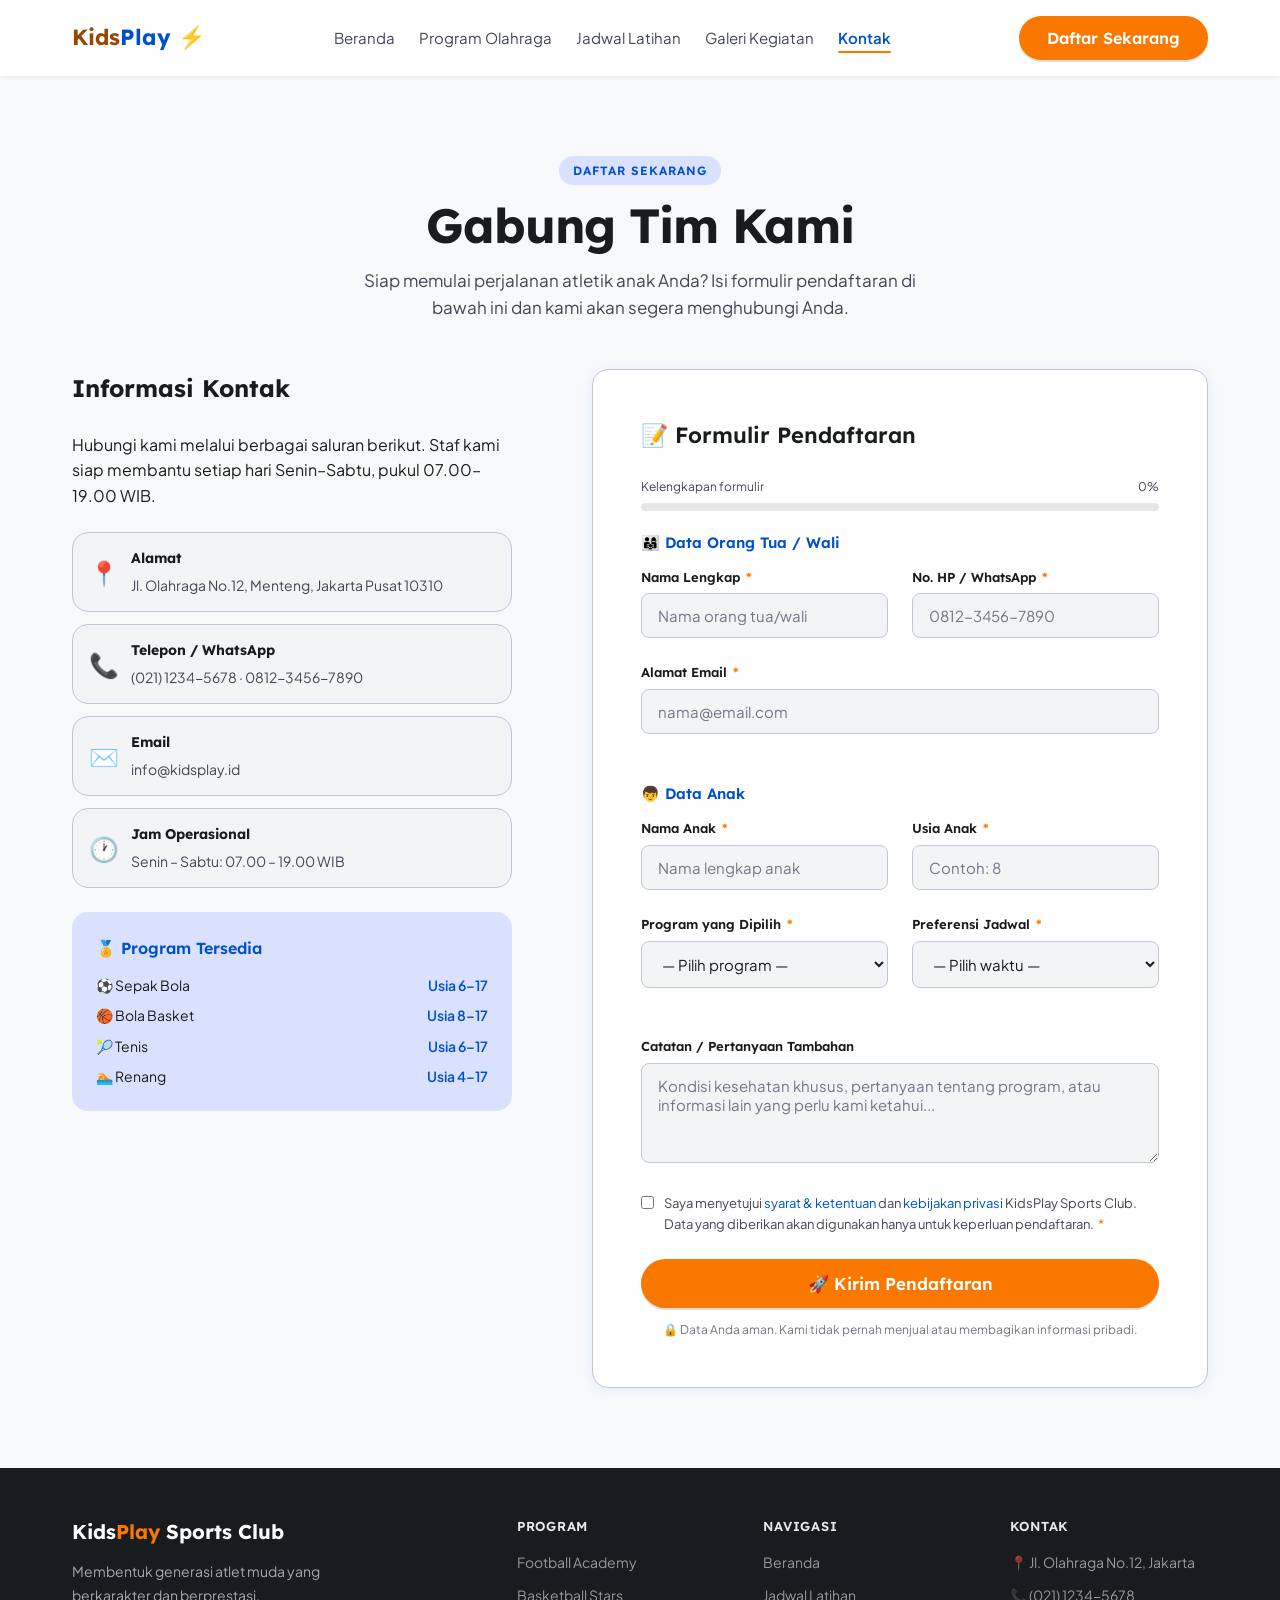
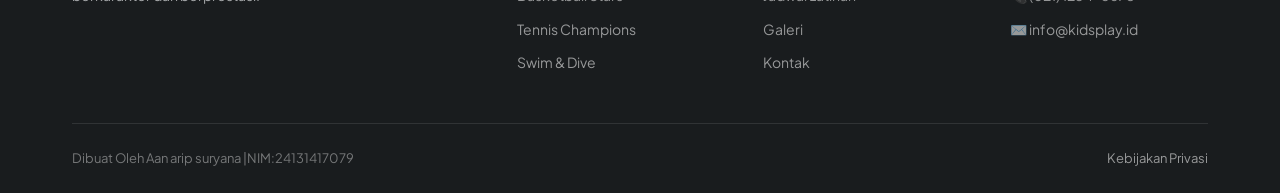
<file: kontak.html>
<!DOCTYPE html>
<html lang="id">
<head>
  <meta charset="UTF-8" />
  <meta name="viewport" content="width=device-width, initial-scale=1.0" />
  <title>Kontak & Pendaftaran | KidsPlay Sports Club</title>
  <link rel="stylesheet" href="style.css" />
</head>
<body>

  <div class="toast-container" id="toast-container"></div>

  <!-- Success Modal -->
  <div class="modal-backdrop" id="success-modal" role="dialog" aria-modal="true" aria-labelledby="modal-title">
    <div class="modal">
      <div class="modal-header">
        <h3 id="modal-title">Pendaftaran Berhasil! 🎉</h3>
        <button class="modal-close" onclick="closeModal('success-modal')" aria-label="Tutup modal">✕</button>
      </div>
      <div style="text-align:center; padding: 16px 0;">
        <div style="font-size:80px; margin-bottom:16px;">🏅</div>
        <p style="font-size:16px; color:var(--on-surface-variant); line-height:1.7;">
          Selamat! Anak Anda telah berhasil didaftarkan ke <strong>KidsPlay Sports Club</strong>.<br><br>
          Tim kami akan menghubungi Anda dalam <strong>1–2 hari kerja</strong> untuk konfirmasi jadwal sesi pertama.
        </p>
      </div>
      <button class="btn btn-primary" style="width:100%; margin-top:16px;" onclick="closeModal('success-modal')">
        Kembali ke Halaman
      </button>
    </div>
  </div>

  <header>
    <nav aria-label="Navigasi Utama">
      <a href="index.html" class="nav-logo">Kids<span>Play</span> ⚡</a>
      <ul class="nav-links" role="list">
        <li><a href="index.html">Beranda</a></li>
        <li><a href="program.html">Program Olahraga</a></li>
        <li><a href="jadwal.html">Jadwal Latihan</a></li>
        <li><a href="galeri.html">Galeri Kegiatan</a></li>
        <li><a href="kontak.html" class="active">Kontak</a></li>
      </ul>
      <a href="kontak.html" class="btn btn-primary nav-btn-header">Daftar Sekarang</a>
      <button class="nav-hamburger" aria-label="Buka menu" aria-expanded="false">
        <span></span><span></span><span></span>
      </button>
    </nav>
    <nav class="nav-mobile" aria-label="Navigasi Mobile">
      <a href="index.html">🏠 Beranda</a>
      <a href="program.html">🏅 Program Olahraga</a>
      <a href="jadwal.html">📅 Jadwal Latihan</a>
      <a href="galeri.html">📸 Galeri Kegiatan</a>
      <a href="kontak.html">📞 Kontak</a>
    </nav>
  </header>

  <main>
    <section class="contact-section" aria-labelledby="contact-title">
      <div class="container">

        <div class="section-header" style="margin-bottom: var(--space-lg);">
          <span class="tag">Daftar Sekarang</span>
          <h1 id="contact-title" class="text-headline-xl" style="color:var(--on-background); margin-bottom:12px;">Gabung Tim Kami</h1>
          <p>Siap memulai perjalanan atletik anak Anda? Isi formulir pendaftaran di bawah ini dan kami akan segera menghubungi Anda.</p>
        </div>

        <div class="contact-grid">

          <!-- Contact Info (Left) -->
          <aside aria-label="Informasi kontak">
            <h2 style="font-size:24px; margin-bottom:var(--space-md);">Informasi Kontak</h2>
            <p>Hubungi kami melalui berbagai saluran berikut. Staf kami siap membantu setiap hari Senin–Sabtu, pukul 07.00–19.00 WIB.</p>

            <div class="contact-items">
              <div class="contact-item">
                <span class="icon">📍</span>
                <div>
                  <strong>Alamat</strong>
                  <span>Jl. Olahraga No.12, Menteng, Jakarta Pusat 10310</span>
                </div>
              </div>
              <div class="contact-item">
                <span class="icon">📞</span>
                <div>
                  <strong>Telepon / WhatsApp</strong>
                  <span>(021) 1234-5678 · 0812-3456-7890</span>
                </div>
              </div>
              <div class="contact-item">
                <span class="icon">✉️</span>
                <div>
                  <strong>Email</strong>
                  <span>info@kidsplay.id</span>
                </div>
              </div>
              <div class="contact-item">
                <span class="icon">🕐</span>
                <div>
                  <strong>Jam Operasional</strong>
                  <span>Senin – Sabtu: 07.00 – 19.00 WIB</span>
                </div>
              </div>
            </div>

            <!-- Program tersedia -->
            <div style="margin-top: var(--space-md); background: var(--primary-fixed); border-radius: var(--radius-lg); padding: var(--space-md);">
              <h3 style="font-size:16px; font-weight:600; margin-bottom:12px; color:var(--primary);">🏅 Program Tersedia</h3>
              <div style="display:flex; flex-direction:column; gap:8px;">
                <div style="display:flex; justify-content:space-between; align-items:center; font-size:14px;">
                  <span>⚽ Sepak Bola</span><span style="color:var(--primary); font-weight:600;">Usia 6–17</span>
                </div>
                <div style="display:flex; justify-content:space-between; align-items:center; font-size:14px;">
                  <span>🏀 Bola Basket</span><span style="color:var(--primary); font-weight:600;">Usia 8–17</span>
                </div>
                <div style="display:flex; justify-content:space-between; align-items:center; font-size:14px;">
                  <span>🎾 Tenis</span><span style="color:var(--primary); font-weight:600;">Usia 6–17</span>
                </div>
                <div style="display:flex; justify-content:space-between; align-items:center; font-size:14px;">
                  <span>🏊 Renang</span><span style="color:var(--primary); font-weight:600;">Usia 4–17</span>
                </div>
              </div>
            </div>
          </aside>

          <!-- Registration Form (Right) -->
          <div>
            <div class="form-card">
              <h3>📝 Formulir Pendaftaran</h3>

              <!-- Progress Bar -->
              <div style="margin-bottom:20px;">
                <div style="display:flex; justify-content:space-between; font-size:12px; color:var(--on-surface-variant); margin-bottom:6px;">
                  <span>Kelengkapan formulir</span>
                  <span id="progress-label">0%</span>
                </div>
                <div class="progress-step" style="height:8px; flex:1;">
                  <div class="fill progress-fill" id="form-progress-bar"></div>
                </div>
              </div>

              <!-- Form -->
              <form id="registration-form" novalidate aria-label="Formulir pendaftaran anggota baru">

                <!-- Orang Tua -->
                <fieldset style="border:none; margin-bottom:var(--space-md);">
                  <legend style="font-family:var(--font-headline); font-size:15px; font-weight:600; color:var(--primary); margin-bottom:var(--space-sm); display:block; padding:0;">
                    👨‍👩‍👧 Data Orang Tua / Wali
                  </legend>

                  <div class="form-row">
                    <div class="form-group">
                      <label for="parent_name">Nama Lengkap <span class="req">*</span></label>
                      <input
                        type="text"
                        id="parent_name"
                        name="parent_name"
                        placeholder="Nama orang tua/wali"
                        required
                        autocomplete="name"
                      />
                      <span class="form-error-msg"></span>
                    </div>
                    <div class="form-group">
                      <label for="phone">No. HP / WhatsApp <span class="req">*</span></label>
                      <input
                        type="tel"
                        id="phone"
                        name="phone"
                        placeholder="0812-3456-7890"
                        required
                        autocomplete="tel"
                      />
                      <span class="form-error-msg"></span>
                    </div>
                  </div>

                  <div class="form-group">
                    <label for="email">Alamat Email <span class="req">*</span></label>
                    <input
                      type="email"
                      id="email"
                      name="email"
                      placeholder="nama@email.com"
                      required
                      autocomplete="email"
                    />
                    <span class="form-error-msg"></span>
                  </div>
                </fieldset>

                <!-- Data Anak -->
                <fieldset style="border:none; margin-bottom:var(--space-md);">
                  <legend style="font-family:var(--font-headline); font-size:15px; font-weight:600; color:var(--primary); margin-bottom:var(--space-sm); display:block; padding:0;">
                    👦 Data Anak
                  </legend>

                  <div class="form-row">
                    <div class="form-group">
                      <label for="child_name">Nama Anak <span class="req">*</span></label>
                      <input
                        type="text"
                        id="child_name"
                        name="child_name"
                        placeholder="Nama lengkap anak"
                        required
                      />
                      <span class="form-error-msg"></span>
                    </div>
                    <div class="form-group">
                      <label for="child_age">Usia Anak <span class="req">*</span></label>
                      <input
                        type="number"
                        id="child_age"
                        name="child_age"
                        placeholder="Contoh: 8"
                        min="4" max="17"
                        required
                      />
                      <span class="form-error-msg"></span>
                    </div>
                  </div>

                  <div class="form-row">
                    <div class="form-group">
                      <label for="program">Program yang Dipilih <span class="req">*</span></label>
                      <select id="program" name="program" required>
                        <option value="">— Pilih program —</option>
                        <option value="football">⚽ Football Academy (6–17 thn)</option>
                        <option value="basketball">🏀 Basketball Stars (8–17 thn)</option>
                        <option value="tennis">🎾 Tennis Champions (6–17 thn)</option>
                        <option value="swim">🏊 Swim & Dive (4–17 thn)</option>
                      </select>
                      <span class="form-error-msg"></span>
                    </div>
                    <div class="form-group">
                      <label for="schedule_pref">Preferensi Jadwal <span class="req">*</span></label>
                      <select id="schedule_pref" name="schedule_pref" required>
                        <option value="">— Pilih waktu —</option>
                        <option value="pagi">🌅 Pagi (07.00–10.00)</option>
                        <option value="siang">☀️ Siang (10.00–14.00)</option>
                        <option value="sore">🌇 Sore (15.00–19.00)</option>
                        <option value="fleksibel">🔄 Fleksibel</option>
                      </select>
                      <span class="form-error-msg"></span>
                    </div>
                  </div>
                </fieldset>

                <!-- Catatan -->
                <div class="form-group">
                  <label for="notes">Catatan / Pertanyaan Tambahan</label>
                  <textarea
                    id="notes"
                    name="notes"
                    placeholder="Kondisi kesehatan khusus, pertanyaan tentang program, atau informasi lain yang perlu kami ketahui..."
                  ></textarea>
                </div>

                <!-- Persetujuan -->
                <div class="form-group" style="display:flex; align-items:flex-start; gap:10px;">
                  <input
                    type="checkbox"
                    id="agree"
                    name="agree"
                    style="width:auto; margin-top:3px; accent-color:var(--primary);"
                    required
                  />
                  <label for="agree" style="font-size:13px; color:var(--on-surface-variant); font-family:var(--font-body); font-weight:400; cursor:pointer; margin-bottom:0;">
                    Saya menyetujui <a href="#" style="color:var(--primary);">syarat & ketentuan</a> dan
                    <a href="#" style="color:var(--primary);">kebijakan privasi</a> KidsPlay Sports Club.
                    Data yang diberikan akan digunakan hanya untuk keperluan pendaftaran. <span class="req">*</span>
                  </label>
                </div>
                <span class="form-error-msg" id="agree-error" style="margin-top:-12px; display:block;"></span>

                <!-- Submit -->
                <button type="submit" class="btn btn-primary" style="width:100%; margin-top:var(--space-sm); font-size:17px; padding:16px;">
                  🚀 Kirim Pendaftaran
                </button>

                <p style="font-size:12px; color:var(--outline); text-align:center; margin-top:12px;">
                  🔒 Data Anda aman. Kami tidak pernah menjual atau membagikan informasi pribadi.
                </p>

              </form>
            </div>
          </div>

        </div>
      </div>
    </section>
  </main>

  <footer>
    <div class="container">
      <div class="footer-grid">
        <div class="footer-brand">
          <div class="logo">Kids<span>Play</span> Sports Club</div>
          <p>Membentuk generasi atlet muda yang berkarakter dan berprestasi.</p>
        </div>
        <div class="footer-col">
          <h4>Program</h4>
          <ul>
            <li><a href="program.html">Football Academy</a></li>
            <li><a href="program.html">Basketball Stars</a></li>
            <li><a href="program.html">Tennis Champions</a></li>
            <li><a href="program.html">Swim & Dive</a></li>
          </ul>
        </div>
        <div class="footer-col">
          <h4>Navigasi</h4>
          <ul>
            <li><a href="index.html">Beranda</a></li>
            <li><a href="jadwal.html">Jadwal Latihan</a></li>
            <li><a href="galeri.html">Galeri</a></li>
            <li><a href="kontak.html">Kontak</a></li>
          </ul>
        </div>
        <div class="footer-col">
          <h4>Kontak</h4>
          <ul>
            <li><a href="#">📍 Jl. Olahraga No.12, Jakarta</a></li>
            <li><a href="tel:02112345678">📞 (021) 1234-5678</a></li>
            <li><a href="mailto:info@kidsplay.id">✉️ info@kidsplay.id</a></li>
          </ul>
        </div>
      </div>
      <div class="footer-bottom">
        <span>Dibuat Oleh Aan arip suryana |NIM:24131417079</span>
        <span><a href="#">Kebijakan Privasi</a></span>
      </div>
    </div>
  </footer>

  <script src="script.js"></script>
  <script>
    // Progress bar update — sinkronkan label persentase
    const progressBar = document.getElementById('form-progress-bar');
    const progressLabel = document.getElementById('progress-label');
    if (progressBar) {
      const observer = new MutationObserver(() => {
        const width = progressBar.style.width || '0%';
        if (progressLabel) progressLabel.textContent = width;
      });
      observer.observe(progressBar, { attributes: true, attributeFilter: ['style'] });
    }

    // Validasi checkbox persetujuan
    const form = document.getElementById('registration-form');
    const agreeCheckbox = document.getElementById('agree');
    const agreeError = document.getElementById('agree-error');
    if (form && agreeCheckbox) {
      form.addEventListener('submit', (e) => {
        if (!agreeCheckbox.checked) {
          agreeError.textContent = 'Anda harus menyetujui syarat & ketentuan untuk melanjutkan.';
          agreeError.classList.add('visible');
          e.stopImmediatePropagation();
        } else {
          agreeError.classList.remove('visible');
        }
      }, true); // capture phase
    }
  </script>
</body>
</html>
</file>
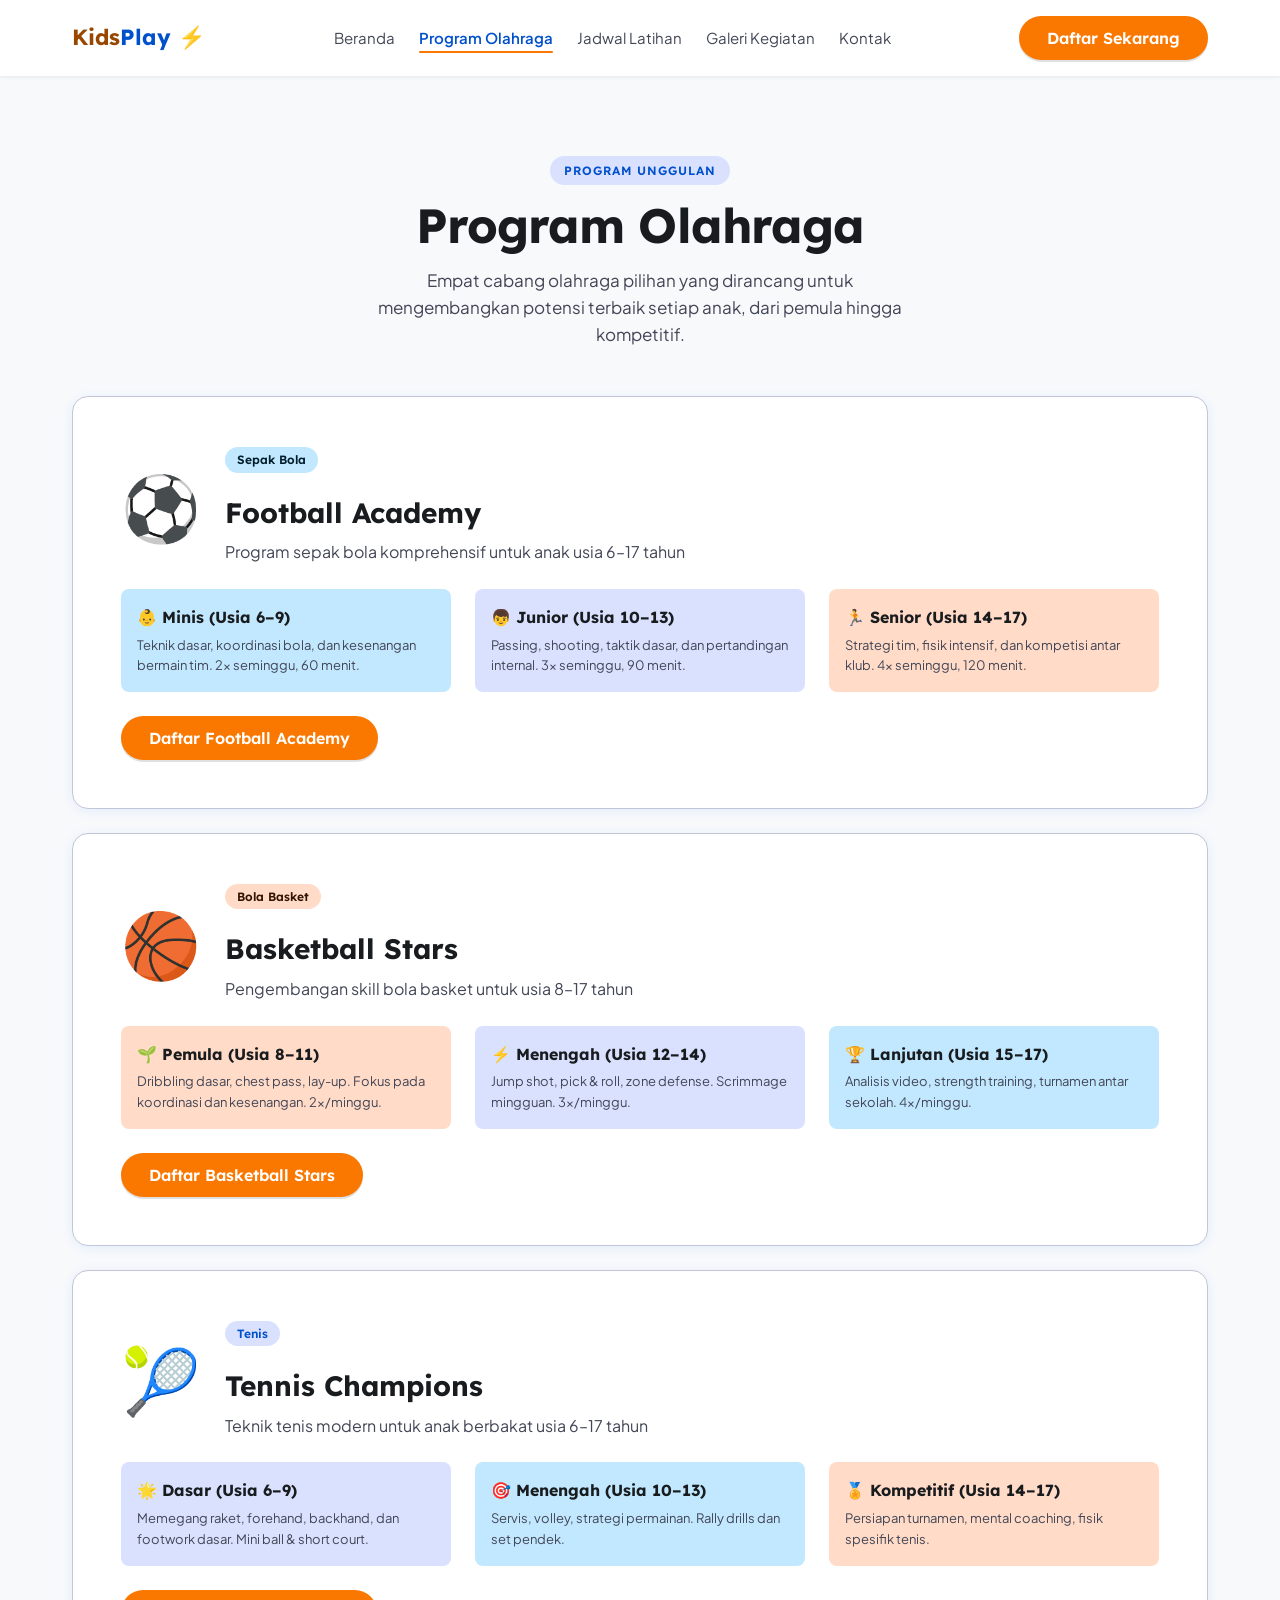
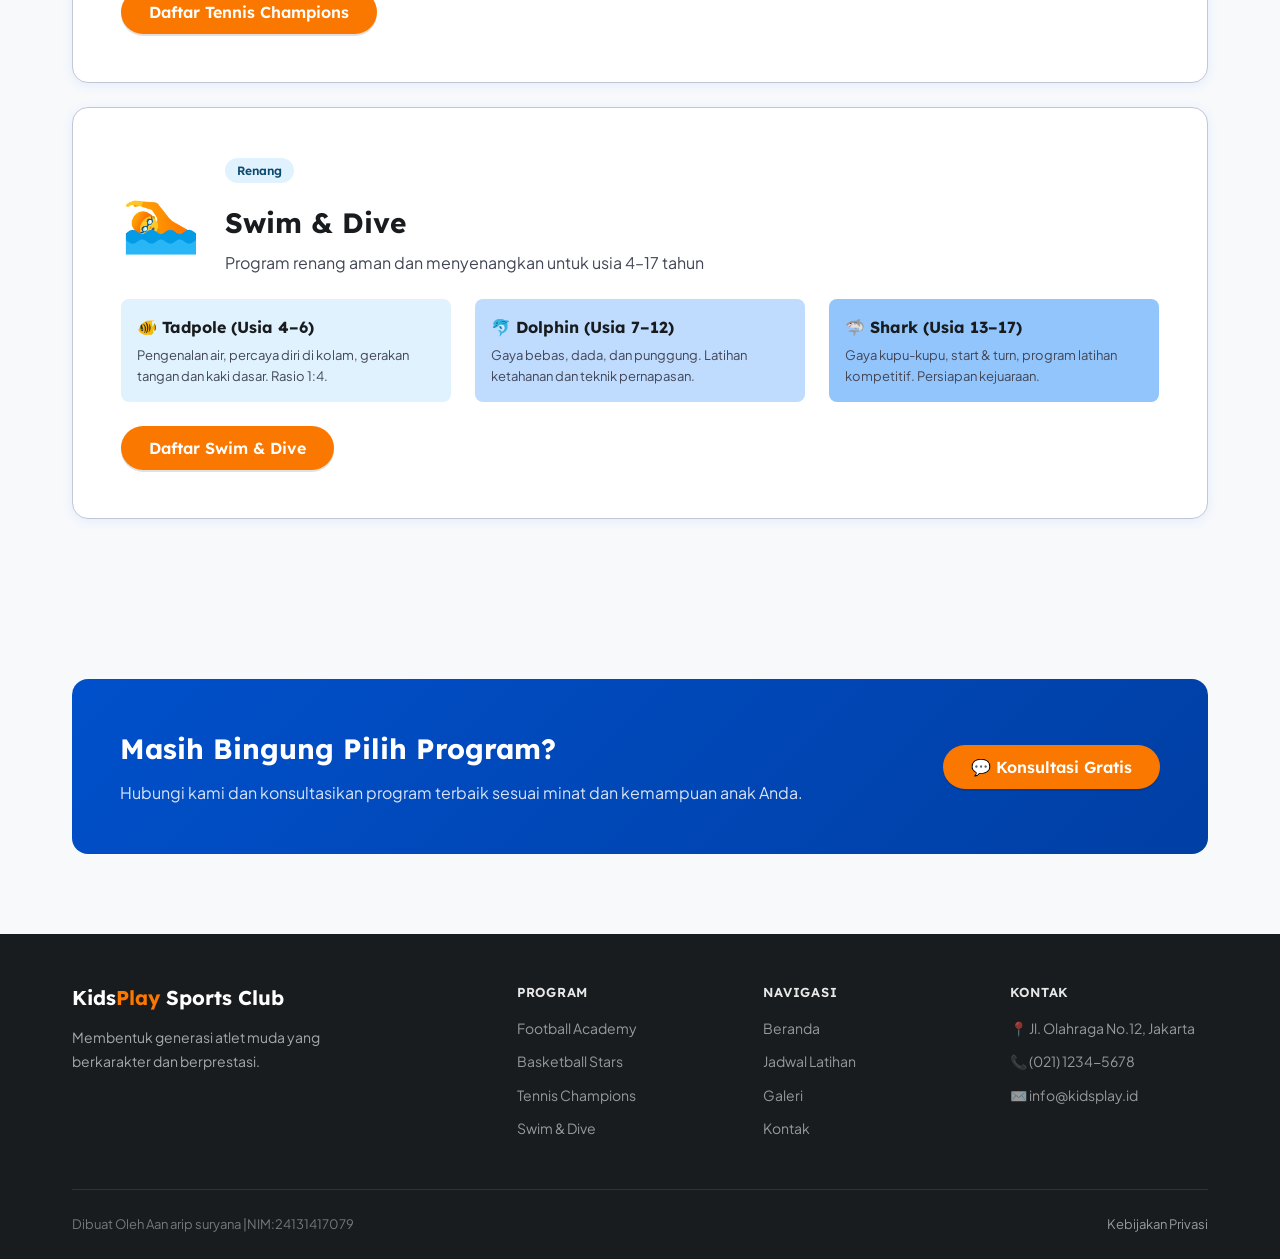
<file: program.html>
<!DOCTYPE html>
<html lang="id">
<head>
  <meta charset="UTF-8" />
  <meta name="viewport" content="width=device-width, initial-scale=1.0" />
  <title>Program Olahraga | KidsPlay Sports Club</title>
  <link rel="stylesheet" href="style.css" />
</head>
<body>

  <div class="toast-container"></div>

  <header>
    <nav aria-label="Navigasi Utama">
      <a href="index.html" class="nav-logo">Kids<span>Play</span> ⚡</a>
      <ul class="nav-links" role="list">
        <li><a href="index.html">Beranda</a></li>
        <li><a href="program.html" class="active">Program Olahraga</a></li>
        <li><a href="jadwal.html">Jadwal Latihan</a></li>
        <li><a href="galeri.html">Galeri Kegiatan</a></li>
        <li><a href="kontak.html">Kontak</a></li>
      </ul>
      <a href="kontak.html" class="btn btn-primary nav-btn-header">Daftar Sekarang</a>
      <button class="nav-hamburger" aria-label="Buka menu" aria-expanded="false">
        <span></span><span></span><span></span>
      </button>
    </nav>
    <nav class="nav-mobile" aria-label="Navigasi Mobile">
      <a href="index.html">🏠 Beranda</a>
      <a href="program.html">🏅 Program Olahraga</a>
      <a href="jadwal.html">📅 Jadwal Latihan</a>
      <a href="galeri.html">📸 Galeri Kegiatan</a>
      <a href="kontak.html">📞 Kontak</a>
    </nav>
  </header>

  <main>
    <!-- Programs Section -->
    <section style="padding: var(--space-xl) 0;" aria-labelledby="programs-heading">
      <div class="container">

        <div class="section-header">
          <span class="tag">Program Unggulan</span>
          <h1 id="programs-heading" class="text-headline-xl" style="color:var(--on-background); margin-bottom:12px;">Program Olahraga</h1>
          <p>Empat cabang olahraga pilihan yang dirancang untuk mengembangkan potensi terbaik setiap anak, dari pemula hingga kompetitif.</p>
        </div>

        <!-- Football -->
        <article style="background:var(--surface-container-lowest); border-radius:var(--radius-lg); padding:var(--space-lg); margin-bottom:var(--space-md); box-shadow:var(--shadow-card); border:1px solid var(--outline-variant);" aria-labelledby="football-title">
          <div class="flex items-center gap-md" style="margin-bottom:var(--space-md);">
            <div style="font-size:64px;">⚽</div>
            <div>
              <span class="program-card-chip chip-soccer">Sepak Bola</span>
              <h2 id="football-title" style="font-size:28px; font-weight:700; margin-top:8px;">Football Academy</h2>
              <p style="color:var(--on-surface-variant); margin-top:4px;">Program sepak bola komprehensif untuk anak usia 6–17 tahun</p>
            </div>
          </div>
          <div class="grid grid-3 gap-md" style="margin-bottom:var(--space-md);">
            <div style="background:var(--tertiary-fixed); border-radius:var(--radius-md); padding:16px;">
              <div style="font-weight:700; font-family:var(--font-headline); margin-bottom:4px;">👶 Minis (Usia 6–9)</div>
              <div style="font-size:13px; color:var(--on-surface-variant); line-height:1.6;">Teknik dasar, koordinasi bola, dan kesenangan bermain tim. 2x seminggu, 60 menit.</div>
            </div>
            <div style="background:var(--primary-fixed); border-radius:var(--radius-md); padding:16px;">
              <div style="font-weight:700; font-family:var(--font-headline); margin-bottom:4px;">👦 Junior (Usia 10–13)</div>
              <div style="font-size:13px; color:var(--on-surface-variant); line-height:1.6;">Passing, shooting, taktik dasar, dan pertandingan internal. 3x seminggu, 90 menit.</div>
            </div>
            <div style="background:var(--secondary-fixed); border-radius:var(--radius-md); padding:16px;">
              <div style="font-weight:700; font-family:var(--font-headline); margin-bottom:4px;">🏃 Senior (Usia 14–17)</div>
              <div style="font-size:13px; color:var(--on-surface-variant); line-height:1.6;">Strategi tim, fisik intensif, dan kompetisi antar klub. 4x seminggu, 120 menit.</div>
            </div>
          </div>
          <button class="btn btn-primary btn-enroll" data-program="Football Academy" onclick="window.location.href='kontak.html'">
            Daftar Football Academy
          </button>
        </article>

        <!-- Basketball -->
        <article style="background:var(--surface-container-lowest); border-radius:var(--radius-lg); padding:var(--space-lg); margin-bottom:var(--space-md); box-shadow:var(--shadow-card); border:1px solid var(--outline-variant);" aria-labelledby="basket-title">
          <div class="flex items-center gap-md" style="margin-bottom:var(--space-md);">
            <div style="font-size:64px;">🏀</div>
            <div>
              <span class="program-card-chip chip-basket">Bola Basket</span>
              <h2 id="basket-title" style="font-size:28px; font-weight:700; margin-top:8px;">Basketball Stars</h2>
              <p style="color:var(--on-surface-variant); margin-top:4px;">Pengembangan skill bola basket untuk usia 8–17 tahun</p>
            </div>
          </div>
          <div class="grid grid-3 gap-md" style="margin-bottom:var(--space-md);">
            <div style="background:var(--secondary-fixed); border-radius:var(--radius-md); padding:16px;">
              <div style="font-weight:700; font-family:var(--font-headline); margin-bottom:4px;">🌱 Pemula (Usia 8–11)</div>
              <div style="font-size:13px; color:var(--on-surface-variant); line-height:1.6;">Dribbling dasar, chest pass, lay-up. Fokus pada koordinasi dan kesenangan. 2x/minggu.</div>
            </div>
            <div style="background:var(--primary-fixed); border-radius:var(--radius-md); padding:16px;">
              <div style="font-weight:700; font-family:var(--font-headline); margin-bottom:4px;">⚡ Menengah (Usia 12–14)</div>
              <div style="font-size:13px; color:var(--on-surface-variant); line-height:1.6;">Jump shot, pick & roll, zone defense. Scrimmage mingguan. 3x/minggu.</div>
            </div>
            <div style="background:var(--tertiary-fixed); border-radius:var(--radius-md); padding:16px;">
              <div style="font-weight:700; font-family:var(--font-headline); margin-bottom:4px;">🏆 Lanjutan (Usia 15–17)</div>
              <div style="font-size:13px; color:var(--on-surface-variant); line-height:1.6;">Analisis video, strength training, turnamen antar sekolah. 4x/minggu.</div>
            </div>
          </div>
          <button class="btn btn-primary btn-enroll" data-program="Basketball Stars" onclick="window.location.href='kontak.html'">
            Daftar Basketball Stars
          </button>
        </article>

        <!-- Tennis -->
        <article style="background:var(--surface-container-lowest); border-radius:var(--radius-lg); padding:var(--space-lg); margin-bottom:var(--space-md); box-shadow:var(--shadow-card); border:1px solid var(--outline-variant);" aria-labelledby="tennis-title">
          <div class="flex items-center gap-md" style="margin-bottom:var(--space-md);">
            <div style="font-size:64px;">🎾</div>
            <div>
              <span class="program-card-chip chip-tennis">Tenis</span>
              <h2 id="tennis-title" style="font-size:28px; font-weight:700; margin-top:8px;">Tennis Champions</h2>
              <p style="color:var(--on-surface-variant); margin-top:4px;">Teknik tenis modern untuk anak berbakat usia 6–17 tahun</p>
            </div>
          </div>
          <div class="grid grid-3 gap-md" style="margin-bottom:var(--space-md);">
            <div style="background:var(--primary-fixed); border-radius:var(--radius-md); padding:16px;">
              <div style="font-weight:700; font-family:var(--font-headline); margin-bottom:4px;">🌟 Dasar (Usia 6–9)</div>
              <div style="font-size:13px; color:var(--on-surface-variant); line-height:1.6;">Memegang raket, forehand, backhand, dan footwork dasar. Mini ball & short court.</div>
            </div>
            <div style="background:var(--tertiary-fixed); border-radius:var(--radius-md); padding:16px;">
              <div style="font-weight:700; font-family:var(--font-headline); margin-bottom:4px;">🎯 Menengah (Usia 10–13)</div>
              <div style="font-size:13px; color:var(--on-surface-variant); line-height:1.6;">Servis, volley, strategi permainan. Rally drills dan set pendek.</div>
            </div>
            <div style="background:var(--secondary-fixed); border-radius:var(--radius-md); padding:16px;">
              <div style="font-weight:700; font-family:var(--font-headline); margin-bottom:4px;">🏅 Kompetitif (Usia 14–17)</div>
              <div style="font-size:13px; color:var(--on-surface-variant); line-height:1.6;">Persiapan turnamen, mental coaching, fisik spesifik tenis.</div>
            </div>
          </div>
          <button class="btn btn-primary btn-enroll" data-program="Tennis Champions" onclick="window.location.href='kontak.html'">
            Daftar Tennis Champions
          </button>
        </article>

        <!-- Swimming -->
        <article style="background:var(--surface-container-lowest); border-radius:var(--radius-lg); padding:var(--space-lg); box-shadow:var(--shadow-card); border:1px solid var(--outline-variant);" aria-labelledby="swim-title">
          <div class="flex items-center gap-md" style="margin-bottom:var(--space-md);">
            <div style="font-size:64px;">🏊</div>
            <div>
              <span class="program-card-chip chip-swim">Renang</span>
              <h2 id="swim-title" style="font-size:28px; font-weight:700; margin-top:8px;">Swim & Dive</h2>
              <p style="color:var(--on-surface-variant); margin-top:4px;">Program renang aman dan menyenangkan untuk usia 4–17 tahun</p>
            </div>
          </div>
          <div class="grid grid-3 gap-md" style="margin-bottom:var(--space-md);">
            <div style="background:#e0f2fe; border-radius:var(--radius-md); padding:16px;">
              <div style="font-weight:700; font-family:var(--font-headline); margin-bottom:4px;">🐠 Tadpole (Usia 4–6)</div>
              <div style="font-size:13px; color:var(--on-surface-variant); line-height:1.6;">Pengenalan air, percaya diri di kolam, gerakan tangan dan kaki dasar. Rasio 1:4.</div>
            </div>
            <div style="background:#bfdbfe; border-radius:var(--radius-md); padding:16px;">
              <div style="font-weight:700; font-family:var(--font-headline); margin-bottom:4px;">🐬 Dolphin (Usia 7–12)</div>
              <div style="font-size:13px; color:var(--on-surface-variant); line-height:1.6;">Gaya bebas, dada, dan punggung. Latihan ketahanan dan teknik pernapasan.</div>
            </div>
            <div style="background:#93c5fd; border-radius:var(--radius-md); padding:16px;">
              <div style="font-weight:700; font-family:var(--font-headline); margin-bottom:4px;">🦈 Shark (Usia 13–17)</div>
              <div style="font-size:13px; color:var(--on-surface-variant); line-height:1.6;">Gaya kupu-kupu, start & turn, program latihan kompetitif. Persiapan kejuaraan.</div>
            </div>
          </div>
          <button class="btn btn-primary btn-enroll" data-program="Swim & Dive" onclick="window.location.href='kontak.html'">
            Daftar Swim & Dive
          </button>
        </article>

      </div>
    </section>

    <!-- CTA -->
    <section class="cta-section">
      <div class="container">
        <div class="cta-banner">
          <div>
            <h2>Masih Bingung Pilih Program?</h2>
            <p>Hubungi kami dan konsultasikan program terbaik sesuai minat dan kemampuan anak Anda.</p>
          </div>
          <a href="kontak.html" class="btn btn-primary">💬 Konsultasi Gratis</a>
        </div>
      </div>
    </section>
  </main>

  <footer>
    <div class="container">
      <div class="footer-grid">
        <div class="footer-brand">
          <div class="logo">Kids<span>Play</span> Sports Club</div>
          <p>Membentuk generasi atlet muda yang berkarakter dan berprestasi.</p>
        </div>
        <div class="footer-col">
          <h4>Program</h4>
          <ul>
            <li><a href="program.html">Football Academy</a></li>
            <li><a href="program.html">Basketball Stars</a></li>
            <li><a href="program.html">Tennis Champions</a></li>
            <li><a href="program.html">Swim & Dive</a></li>
          </ul>
        </div>
        <div class="footer-col">
          <h4>Navigasi</h4>
          <ul>
            <li><a href="index.html">Beranda</a></li>
            <li><a href="jadwal.html">Jadwal Latihan</a></li>
            <li><a href="galeri.html">Galeri</a></li>
            <li><a href="kontak.html">Kontak</a></li>
          </ul>
        </div>
        <div class="footer-col">
          <h4>Kontak</h4>
          <ul>
            <li><a href="#">📍 Jl. Olahraga No.12, Jakarta</a></li>
            <li><a href="tel:02112345678">📞 (021) 1234-5678</a></li>
            <li><a href="mailto:info@kidsplay.id">✉️ info@kidsplay.id</a></li>
          </ul>
        </div>
      </div>
      <div class="footer-bottom">
        <span>Dibuat Oleh Aan arip suryana |NIM:24131417079</span>
        <span><a href="#">Kebijakan Privasi</a></span>
      </div>
    </div>
  </footer>

  <script src="script.js"></script>
</body>
</html>
</file>
<file: style.css>
/* ===================================================
   KidsPlay Sports Club - style.css
   Layout: Flexbox & CSS Grid
=================================================== */

/* ---- Google Fonts ---- */
@import url('https://fonts.googleapis.com/css2?family=Lexend:wght@400;600;700&family=Plus+Jakarta+Sans:wght@400;500;600&display=swap');

/* ---- CSS Custom Properties (Design Tokens) ---- */
:root {
  /* Colors */
  --primary:              #0050cb;
  --on-primary:           #ffffff;
  --primary-container:    #0066ff;
  --on-primary-container: #f8f7ff;
  --primary-fixed:        #dae1ff;
  --primary-fixed-dim:    #b3c5ff;
  --secondary:            #994700;
  --on-secondary:         #ffffff;
  --secondary-container:  #fb7800;
  --on-secondary-container: #592600;
  --tertiary:             #006181;
  --on-tertiary:          #ffffff;
  --tertiary-container:   #007ba3;
  --tertiary-fixed:       #c2e8ff;
  --on-tertiary-fixed:    #001e2b;
  --background:           #f7f9fb;
  --on-background:        #191c1e;
  --surface:              #f7f9fb;
  --surface-container-lowest: #ffffff;
  --surface-container-low:    #f2f4f6;
  --surface-container:        #eceef0;
  --surface-container-high:   #e6e8ea;
  --surface-container-highest:#e0e3e5;
  --on-surface:           #191c1e;
  --on-surface-variant:   #424656;
  --outline:              #727687;
  --outline-variant:      #c2c6d8;
  --secondary-fixed:      #ffdbc8;
  --on-secondary-fixed:   #321200;
  --error:                #ba1a1a;
  --error-container:      #ffdad6;
  --on-error-container:   #93000a;

  /* Typography */
  --font-headline: 'Lexend', sans-serif;
  --font-body:     'Plus Jakarta Sans', sans-serif;

  /* Spacing (8px base) */
  --space-xs:     4px;
  --space-sm:     12px;
  --space-md:     24px;
  --space-lg:     48px;
  --space-xl:     80px;
  --space-gutter: 24px;
  --space-margin: 32px;

  /* Border Radius */
  --radius-sm:   4px;
  --radius-md:   8px;
  --radius-lg:   16px;
  --radius-xl:   24px;
  --radius-full: 9999px;

  /* Shadows */
  --shadow-card: 0 2px 12px rgba(0, 102, 255, 0.08);
  --shadow-nav:  0 1px 4px rgba(0,0,0,0.08);
  --shadow-btn:  0 2px 0 rgba(0,0,0,0.12);
}

/* ===================================================
   RESET & BASE
=================================================== */
*, *::before, *::after { box-sizing: border-box; margin: 0; padding: 0; }

html { scroll-behavior: smooth; }

body {
  font-family: var(--font-body);
  font-size: 16px;
  line-height: 1.6;
  background-color: var(--background);
  color: var(--on-surface);
  -webkit-font-smoothing: antialiased;
}

img { max-width: 100%; display: block; }
a { text-decoration: none; color: inherit; }
ul { list-style: none; }
button { cursor: pointer; border: none; background: none; font-family: inherit; }

/* ===================================================
   TYPOGRAPHY
=================================================== */
h1, h2, h3, h4 { font-family: var(--font-headline); }

.text-headline-xl {
  font-size: clamp(32px, 5vw, 48px);
  font-weight: 700;
  line-height: 1.2;
  letter-spacing: -0.02em;
}
.text-headline-lg { font-size: 32px; font-weight: 600; line-height: 1.3; }
.text-headline-md { font-size: 24px; font-weight: 600; line-height: 1.4; }
.text-body-lg     { font-size: 18px; font-weight: 400; line-height: 1.6; }
.text-body-md     { font-size: 16px; font-weight: 400; line-height: 1.6; }
.text-label-bold  { font-size: 14px; font-weight: 600; line-height: 1.0; font-family: var(--font-headline); }

/* ===================================================
   LAYOUT UTILITIES
=================================================== */
.container {
  width: 100%;
  max-width: 1200px;
  margin: 0 auto;
  padding-left: var(--space-margin);
  padding-right: var(--space-margin);
}

/* Flexbox helpers */
.flex          { display: flex; }
.flex-col      { flex-direction: column; }
.flex-wrap     { flex-wrap: wrap; }
.items-center  { align-items: center; }
.justify-center{ justify-content: center; }
.justify-between{ justify-content: space-between; }
.gap-sm        { gap: var(--space-sm); }
.gap-md        { gap: var(--space-md); }
.gap-lg        { gap: var(--space-lg); }

/* Grid helpers */
.grid          { display: grid; }
.grid-2        { grid-template-columns: repeat(2, 1fr); }
.grid-3        { grid-template-columns: repeat(3, 1fr); }
.grid-4        { grid-template-columns: repeat(4, 1fr); }
.grid-12       { grid-template-columns: repeat(12, 1fr); }

/* ===================================================
   COMPONENTS - BUTTONS
=================================================== */
.btn {
  display: inline-flex;
  align-items: center;
  justify-content: center;
  gap: 8px;
  padding: 14px 28px;
  font-family: var(--font-headline);
  font-size: 16px;
  font-weight: 600;
  line-height: 1;
  border-radius: var(--radius-full);
  transition: transform 0.15s ease, box-shadow 0.15s ease, background 0.15s ease;
  box-shadow: var(--shadow-btn);
  white-space: nowrap;
}
.btn:hover  { transform: scale(1.02); }
.btn:active { transform: scale(0.97); }

.btn-primary {
  background-color: var(--secondary-container);
  color: var(--on-primary);
}
.btn-primary:hover { background-color: #e06900; }

.btn-secondary {
  background-color: transparent;
  color: var(--primary);
  border: 2px solid var(--primary);
  box-shadow: none;
}
.btn-secondary:hover { background-color: var(--primary-fixed); }

.btn-sm {
  padding: 8px 20px;
  font-size: 14px;
}

/* ===================================================
   HEADER & NAV  (Flexbox layout)
=================================================== */
header {
  background-color: var(--surface-container-lowest);
  box-shadow: var(--shadow-nav);
  position: sticky;
  top: 0;
  z-index: 100;
}

header nav {
  display: flex;
  align-items: center;
  justify-content: space-between;
  padding: 16px var(--space-margin);
  max-width: 1200px;
  margin: 0 auto;
}

.nav-logo {
  font-family: var(--font-headline);
  font-size: 22px;
  font-weight: 700;
  color: var(--secondary);
}
.nav-logo span { color: var(--primary); }

.nav-links {
  display: flex;
  align-items: center;
  gap: var(--space-md);
}

.nav-links a {
  font-size: 15px;
  color: var(--on-surface-variant);
  padding: 4px 0;
  transition: color 0.2s;
  position: relative;
}
.nav-links a:hover { color: var(--secondary); }
.nav-links a.active {
  color: var(--primary);
  font-weight: 600;
}
.nav-links a.active::after {
  content: '';
  position: absolute;
  bottom: -2px;
  left: 0; right: 0;
  height: 2px;
  background: var(--secondary-container);
  border-radius: 2px;
}

/* Hamburger (mobile) */
.nav-hamburger {
  display: none;
  flex-direction: column;
  gap: 5px;
  padding: 4px;
}
.nav-hamburger span {
  display: block;
  width: 24px; height: 2px;
  background: var(--on-surface);
  border-radius: 2px;
  transition: transform 0.3s, opacity 0.3s;
}
.nav-hamburger.open span:nth-child(1) { transform: translateY(7px) rotate(45deg); }
.nav-hamburger.open span:nth-child(2) { opacity: 0; }
.nav-hamburger.open span:nth-child(3) { transform: translateY(-7px) rotate(-45deg); }

/* Mobile nav drawer */
.nav-mobile {
  display: none;
  flex-direction: column;
  background: var(--surface-container-lowest);
  border-top: 1px solid var(--outline-variant);
  padding: var(--space-md) var(--space-margin);
  gap: var(--space-sm);
}
.nav-mobile.open { display: flex; }
.nav-mobile a {
  font-size: 16px;
  color: var(--on-surface-variant);
  padding: 8px 0;
  border-bottom: 1px solid var(--outline-variant);
}
.nav-mobile a:last-of-type { border-bottom: none; }

/* ===================================================
   HERO SECTION  (Grid layout)
=================================================== */
.hero {
  padding: var(--space-xl) 0;
  overflow: hidden;
}

.hero-grid {
  display: grid;
  grid-template-columns: 1fr 1fr;
  gap: var(--space-lg);
  align-items: center;
}

.hero-badge {
  display: inline-flex;
  align-items: center;
  gap: 8px;
  background: var(--primary-fixed);
  color: var(--primary);
  border-radius: var(--radius-full);
  padding: 6px 16px;
  font-family: var(--font-headline);
  font-size: 13px;
  font-weight: 600;
  margin-bottom: var(--space-md);
}
.hero-badge .dot {
  width: 8px; height: 8px;
  border-radius: 50%;
  background: var(--secondary-container);
  animation: pulse 1.5s infinite;
}
@keyframes pulse {
  0%, 100% { transform: scale(1); opacity: 1; }
  50%       { transform: scale(1.3); opacity: 0.6; }
}

.hero-title {
  font-size: clamp(36px, 5vw, 56px);
  font-weight: 700;
  line-height: 1.15;
  letter-spacing: -0.02em;
  color: var(--on-background);
  margin-bottom: var(--space-md);
}
.hero-title .accent { color: var(--primary); }

.hero-desc {
  font-size: 18px;
  line-height: 1.7;
  color: var(--on-surface-variant);
  margin-bottom: var(--space-lg);
  max-width: 480px;
}

.hero-actions {
  display: flex;
  gap: var(--space-sm);
  flex-wrap: wrap;
}

.hero-stats {
  display: flex;
  gap: var(--space-md);
  margin-top: var(--space-lg);
  flex-wrap: wrap;
}
.stat-item { text-align: center; }
.stat-number {
  font-family: var(--font-headline);
  font-size: 28px;
  font-weight: 700;
  color: var(--primary);
}
.stat-label { font-size: 13px; color: var(--on-surface-variant); margin-top: 2px; }

.hero-visual {
  position: relative;
}
.hero-card-grid {
  display: grid;
  grid-template-columns: 1fr 1fr;
  grid-template-rows: auto auto;
  gap: 16px;
}
.sport-card {
  background: var(--surface-container-lowest);
  border-radius: var(--radius-lg);
  padding: var(--space-md);
  box-shadow: var(--shadow-card);
  border: 1px solid var(--outline-variant);
  text-align: center;
  transition: transform 0.25s ease, box-shadow 0.25s ease;
}
.sport-card:hover { transform: translateY(-4px); box-shadow: 0 8px 24px rgba(0,80,203,0.14); }
.sport-card .emoji  { font-size: 36px; display: block; margin-bottom: 8px; }
.sport-card .label  { font-family: var(--font-headline); font-size: 14px; font-weight: 600; color: var(--on-surface); }
.sport-card .sublabel{ font-size: 12px; color: var(--on-surface-variant); margin-top: 2px; }
.sport-card.featured {
  grid-column: span 2;
  display: flex;
  align-items: center;
  gap: 16px;
  text-align: left;
  background: linear-gradient(135deg, var(--primary), var(--primary-container));
  color: var(--on-primary);
}
.sport-card.featured .label { color: var(--on-primary); font-size: 18px; }
.sport-card.featured .sublabel { color: rgba(255,255,255,0.75); font-size: 14px; }
.sport-card.featured .emoji { font-size: 48px; margin-bottom: 0; }

/* ===================================================
   SECTION HEADERS
=================================================== */
.section-header {
  text-align: center;
  margin-bottom: var(--space-lg);
}
.section-header .tag {
  display: inline-block;
  background: var(--primary-fixed);
  color: var(--primary);
  font-family: var(--font-headline);
  font-size: 12px;
  font-weight: 600;
  letter-spacing: 0.08em;
  text-transform: uppercase;
  padding: 5px 14px;
  border-radius: var(--radius-full);
  margin-bottom: var(--space-sm);
}
.section-header h2 {
  font-size: 32px;
  font-weight: 600;
  color: var(--on-background);
  margin-bottom: var(--space-sm);
}
.section-header p {
  font-size: 17px;
  color: var(--on-surface-variant);
  max-width: 560px;
  margin: 0 auto;
}

/* ===================================================
   PROGRAM CARDS  (CSS Grid layout)
=================================================== */
.programs-section { padding: var(--space-xl) 0; background: var(--surface-container-low); }

.programs-grid {
  display: grid;
  grid-template-columns: repeat(4, 1fr);
  gap: var(--space-md);
}

.program-card {
  background: var(--surface-container-lowest);
  border-radius: var(--radius-lg);
  overflow: hidden;
  box-shadow: var(--shadow-card);
  border: 1px solid rgba(194,198,216,0.4);
  transition: transform 0.25s ease, box-shadow 0.25s ease;
  display: flex;
  flex-direction: column;
}
.program-card:hover { transform: translateY(-6px); box-shadow: 0 12px 32px rgba(0,80,203,0.14); }

.program-card-img {
  width: 100%;
  height: 160px;
  object-fit: cover;
  display: block;
}
.program-card-img-placeholder {
  width: 100%;
  height: 160px;
  display: flex;
  align-items: center;
  justify-content: center;
  font-size: 56px;
}

.program-card-body {
  padding: var(--space-md);
  flex: 1;
  display: flex;
  flex-direction: column;
}
.program-card-chip {
  display: inline-block;
  padding: 3px 12px;
  border-radius: var(--radius-full);
  font-size: 12px;
  font-weight: 600;
  font-family: var(--font-headline);
  margin-bottom: 10px;
}
.chip-soccer    { background: var(--tertiary-fixed); color: var(--on-tertiary-fixed); }
.chip-basket    { background: var(--secondary-fixed); color: var(--on-secondary-fixed); }
.chip-tennis    { background: var(--primary-fixed); color: var(--primary); }
.chip-swim      { background: #e0f2fe; color: #0c4a6e; }

.program-card h3 { font-size: 18px; font-weight: 600; margin-bottom: 8px; color: var(--on-surface); }
.program-card p  { font-size: 14px; color: var(--on-surface-variant); line-height: 1.6; flex: 1; }
.program-card-footer {
  display: flex;
  justify-content: space-between;
  align-items: center;
  margin-top: var(--space-sm);
  padding-top: var(--space-sm);
  border-top: 1px solid var(--outline-variant);
}
.program-age {
  font-size: 12px;
  font-weight: 600;
  font-family: var(--font-headline);
  color: var(--on-surface-variant);
}

/* ===================================================
   SCHEDULE TABLE  (Grid within section)
=================================================== */
.schedule-section { padding: var(--space-xl) 0; }

.schedule-filters {
  display: flex;
  gap: var(--space-sm);
  flex-wrap: wrap;
  margin-bottom: var(--space-md);
}
.filter-btn {
  padding: 8px 22px;
  border-radius: var(--radius-full);
  font-family: var(--font-headline);
  font-size: 14px;
  font-weight: 600;
  background: var(--surface-container-high);
  color: var(--on-surface-variant);
  border: 1px solid var(--outline-variant);
  transition: all 0.2s;
}
.filter-btn.active,
.filter-btn:hover {
  background: var(--primary);
  color: var(--on-primary);
  border-color: var(--primary);
}

.schedule-table-wrap {
  background: var(--surface-container-lowest);
  border-radius: var(--radius-lg);
  box-shadow: var(--shadow-card);
  overflow: hidden;
  border: 1px solid var(--outline-variant);
  overflow-x: auto;
}
.schedule-table {
  width: 100%;
  border-collapse: collapse;
  min-width: 640px;
}
.schedule-table thead { background: var(--surface-container); }
.schedule-table th {
  padding: 14px 20px;
  font-family: var(--font-headline);
  font-size: 13px;
  font-weight: 600;
  color: var(--on-surface);
  text-align: left;
  border-bottom: 1px solid var(--outline-variant);
}
.schedule-table td {
  padding: 14px 20px;
  font-size: 14px;
  color: var(--on-surface-variant);
  border-bottom: 1px solid var(--surface-container);
  vertical-align: top;
}
.schedule-table tbody tr:last-child td { border-bottom: none; }
.schedule-table tbody tr:hover { background: var(--surface-container-low); }
.schedule-pill {
  display: inline-block;
  padding: 4px 12px;
  border-radius: var(--radius-md);
  font-size: 12px;
  font-weight: 600;
  margin-bottom: 4px;
  white-space: nowrap;
}
.pill-soccer  { background: var(--tertiary-fixed); color: var(--on-tertiary-fixed); }
.pill-basket  { background: var(--secondary-fixed); color: var(--on-secondary-fixed); }
.pill-tennis  { background: var(--primary-fixed); color: var(--primary); }
.pill-swim    { background: #e0f2fe; color: #0c4a6e; }
.time-col { font-weight: 700; font-family: var(--font-headline); color: var(--primary); }

/* ===================================================
   GALLERY  (CSS Grid masonry-like)
=================================================== */
.gallery-section { padding: var(--space-xl) 0; background: var(--surface-container-low); }

.gallery-grid {
  display: grid;
  grid-template-columns: repeat(4, 1fr);
  grid-auto-rows: 200px;
  gap: 16px;
}
.gallery-item {
  border-radius: var(--radius-lg);
  overflow: hidden;
  position: relative;
  background: var(--surface-container);
  box-shadow: var(--shadow-card);
  transition: transform 0.3s ease;
}
.gallery-item:hover { transform: scale(1.02); z-index: 1; }
.gallery-item:hover .gallery-overlay { opacity: 1; }
.gallery-item.tall  { grid-row: span 2; }
.gallery-item.wide  { grid-column: span 2; }

.gallery-emoji-bg {
  width: 100%;
  height: 100%;
  display: flex;
  align-items: center;
  justify-content: center;
  font-size: 64px;
}
.gallery-overlay {
  position: absolute;
  inset: 0;
  background: linear-gradient(to top, rgba(0,80,203,0.7), transparent);
  opacity: 0;
  transition: opacity 0.3s ease;
  display: flex;
  align-items: flex-end;
  padding: 16px;
}
.gallery-overlay span {
  color: white;
  font-family: var(--font-headline);
  font-size: 14px;
  font-weight: 600;
}

/* ===================================================
   CONTACT / REGISTRATION FORM  (Grid layout)
=================================================== */
.contact-section { padding: var(--space-xl) 0; }

.contact-grid {
  display: grid;
  grid-template-columns: 5fr 7fr;
  gap: var(--space-xl);
  align-items: start;
}

.contact-info h2 { font-size: 32px; font-weight: 600; margin-bottom: var(--space-md); color: var(--on-background); }
.contact-info p  { font-size: 16px; color: var(--on-surface-variant); margin-bottom: var(--space-md); line-height: 1.7; }

.contact-items { display: flex; flex-direction: column; gap: var(--space-sm); margin-top: var(--space-md); }
.contact-item  {
  display: flex;
  align-items: center;
  gap: 12px;
  padding: 14px 16px;
  background: var(--surface-container-low);
  border-radius: var(--radius-lg);
  border: 1px solid var(--outline-variant);
}
.contact-item .icon {
  font-size: 24px;
  flex-shrink: 0;
}
.contact-item strong { font-family: var(--font-headline); font-size: 14px; display: block; margin-bottom: 2px; }
.contact-item span   { font-size: 14px; color: var(--on-surface-variant); }

/* Form styles */
.form-card {
  background: var(--surface-container-lowest);
  border-radius: var(--radius-lg);
  padding: var(--space-lg);
  box-shadow: var(--shadow-card);
  border: 1px solid var(--outline-variant);
}
.form-card h3 { font-size: 22px; font-weight: 600; margin-bottom: var(--space-md); color: var(--on-background); }

.form-group { margin-bottom: var(--space-md); }
.form-row   { display: grid; grid-template-columns: 1fr 1fr; gap: var(--space-md); }

.form-group label {
  display: block;
  font-family: var(--font-headline);
  font-size: 13px;
  font-weight: 600;
  color: var(--on-surface);
  margin-bottom: 6px;
}
.form-group label .req { color: var(--secondary-container); margin-left: 2px; }

.form-group input,
.form-group select,
.form-group textarea {
  width: 100%;
  padding: 12px 16px;
  background: var(--surface-container-low);
  border: 1.5px solid var(--outline-variant);
  border-radius: var(--radius-md);
  font-family: var(--font-body);
  font-size: 15px;
  color: var(--on-surface);
  outline: none;
  transition: border-color 0.2s, box-shadow 0.2s;
}
.form-group input::placeholder,
.form-group textarea::placeholder { color: var(--outline); }
.form-group input:focus,
.form-group select:focus,
.form-group textarea:focus {
  border-color: var(--primary);
  box-shadow: 0 0 0 3px rgba(0,80,203,0.15);
  background: var(--surface-container-lowest);
}
.form-group input.error,
.form-group select.error,
.form-group textarea.error {
  border-color: var(--error);
  box-shadow: 0 0 0 3px rgba(186,26,26,0.12);
}
.form-group textarea { resize: vertical; min-height: 100px; }
.form-error-msg {
  display: none;
  font-size: 12px;
  color: var(--error);
  margin-top: 4px;
  font-weight: 500;
}
.form-error-msg.visible { display: block; }

/* Progress bar */
.form-progress {
  display: flex;
  align-items: center;
  gap: 8px;
  margin-bottom: var(--space-md);
}
.progress-step {
  flex: 1;
  height: 6px;
  background: var(--surface-container-high);
  border-radius: var(--radius-full);
  overflow: hidden;
}
.progress-step .fill {
  height: 100%;
  background: var(--secondary-container);
  border-radius: var(--radius-full);
  width: 0;
  transition: width 0.4s ease;
}

/* ===================================================
   CTA BANNER
=================================================== */
.cta-section {
  padding: var(--space-xl) 0;
}
.cta-banner {
  background: linear-gradient(135deg, var(--primary) 0%, #003fa4 100%);
  border-radius: var(--radius-lg);
  padding: var(--space-lg);
  display: flex;
  align-items: center;
  justify-content: space-between;
  gap: var(--space-md);
  color: var(--on-primary);
  flex-wrap: wrap;
}
.cta-banner h2 { font-size: 28px; font-weight: 700; margin-bottom: 8px; }
.cta-banner p  { font-size: 16px; opacity: 0.85; }
.cta-banner .btn-primary {
  background: var(--secondary-container);
  flex-shrink: 0;
}

/* ===================================================
   FOOTER
=================================================== */
footer {
  background: var(--on-surface);
  color: var(--surface-container-low);
  padding: var(--space-lg) 0 var(--space-md);
}
.footer-grid {
  display: grid;
  grid-template-columns: 2fr 1fr 1fr 1fr;
  gap: var(--space-lg);
  margin-bottom: var(--space-lg);
}
.footer-brand .logo {
  font-family: var(--font-headline);
  font-size: 20px;
  font-weight: 700;
  color: #fff;
  margin-bottom: 12px;
}
.footer-brand .logo span { color: var(--secondary-container); }
.footer-brand p { font-size: 14px; opacity: 0.65; line-height: 1.7; max-width: 260px; }

.footer-col h4 {
  font-family: var(--font-headline);
  font-size: 13px;
  font-weight: 600;
  text-transform: uppercase;
  letter-spacing: 0.06em;
  color: rgba(255,255,255,0.9);
  margin-bottom: var(--space-sm);
}
.footer-col ul { display: flex; flex-direction: column; gap: 8px; }
.footer-col ul li a {
  font-size: 14px;
  color: rgba(255,255,255,0.55);
  transition: color 0.2s;
}
.footer-col ul li a:hover { color: var(--secondary-container); }

.footer-bottom {
  display: flex;
  align-items: center;
  justify-content: space-between;
  padding-top: var(--space-md);
  border-top: 1px solid rgba(255,255,255,0.1);
  font-size: 13px;
  color: rgba(255,255,255,0.4);
  flex-wrap: wrap;
  gap: 8px;
}
.footer-bottom a { color: rgba(255,255,255,0.55); }

/* ===================================================
   TOAST NOTIFICATION
=================================================== */
.toast-container {
  position: fixed;
  top: 24px;
  right: 24px;
  z-index: 9999;
  display: flex;
  flex-direction: column;
  gap: 12px;
  pointer-events: none;
}
.toast {
  background: var(--on-surface);
  color: var(--surface-container-lowest);
  padding: 14px 20px;
  border-radius: var(--radius-lg);
  font-size: 14px;
  font-weight: 500;
  box-shadow: 0 8px 24px rgba(0,0,0,0.2);
  display: flex;
  align-items: center;
  gap: 10px;
  pointer-events: auto;
  animation: slideIn 0.3s ease, fadeOut 0.4s ease 3.5s forwards;
  max-width: 320px;
}
.toast.success { border-left: 4px solid #4caf50; }
.toast.error   { border-left: 4px solid var(--error); }
.toast.info    { border-left: 4px solid var(--primary); }

@keyframes slideIn {
  from { transform: translateX(120%); opacity: 0; }
  to   { transform: translateX(0);    opacity: 1; }
}
@keyframes fadeOut {
  to { opacity: 0; transform: translateX(120%); }
}

/* ===================================================
   MODAL
=================================================== */
.modal-backdrop {
  display: none;
  position: fixed;
  inset: 0;
  background: rgba(0,0,0,0.5);
  z-index: 500;
  align-items: center;
  justify-content: center;
  padding: var(--space-md);
}
.modal-backdrop.open { display: flex; }
.modal {
  background: var(--surface-container-lowest);
  border-radius: var(--radius-xl);
  padding: var(--space-lg);
  max-width: 480px;
  width: 100%;
  box-shadow: 0 24px 64px rgba(0,0,0,0.25);
  animation: modalIn 0.3s ease;
}
@keyframes modalIn {
  from { transform: scale(0.9); opacity: 0; }
  to   { transform: scale(1);   opacity: 1; }
}
.modal-header { display: flex; justify-content: space-between; align-items: center; margin-bottom: var(--space-md); }
.modal-header h3 { font-size: 20px; font-weight: 600; }
.modal-close {
  width: 36px; height: 36px;
  border-radius: 50%;
  background: var(--surface-container);
  display: flex; align-items: center; justify-content: center;
  font-size: 18px;
  color: var(--on-surface-variant);
  transition: background 0.2s;
}
.modal-close:hover { background: var(--surface-container-high); }

/* ===================================================
   RESPONSIVE  (Flexbox/Grid breakpoints)
=================================================== */
@media (max-width: 1024px) {
  .programs-grid { grid-template-columns: repeat(2, 1fr); }
  .gallery-grid  { grid-template-columns: repeat(3, 1fr); }
  .footer-grid   { grid-template-columns: 1fr 1fr; }
  .hero-grid     { gap: var(--space-md); }
}

@media (max-width: 768px) {
  :root { --space-xl: 48px; --space-lg: 32px; }

  .nav-links { display: none; }
  .nav-hamburger { display: flex; }
  .nav-btn-header { display: none; }

  .hero-grid     { grid-template-columns: 1fr; }
  .hero-visual   { display: none; }
  .hero-desc     { max-width: 100%; }

  .contact-grid  { grid-template-columns: 1fr; }
  .form-row      { grid-template-columns: 1fr; }

  .gallery-grid  { grid-template-columns: repeat(2, 1fr); }
  .gallery-item.wide  { grid-column: span 1; }

  .programs-grid { grid-template-columns: 1fr; }

  .cta-banner { flex-direction: column; text-align: center; }
  .cta-banner .btn { width: 100%; }

  .footer-grid { grid-template-columns: 1fr; gap: var(--space-md); }
  .footer-bottom { flex-direction: column; text-align: center; }
}

@media (max-width: 480px) {
  .container { padding-left: 16px; padding-right: 16px; }
  header nav { padding: 12px 16px; }
  .hero-actions { flex-direction: column; }
  .hero-actions .btn { width: 100%; text-align: center; }
  .gallery-grid { grid-template-columns: 1fr; }
  .gallery-item.tall { grid-row: span 1; }
  .form-card { padding: var(--space-md); }
}
</file>
